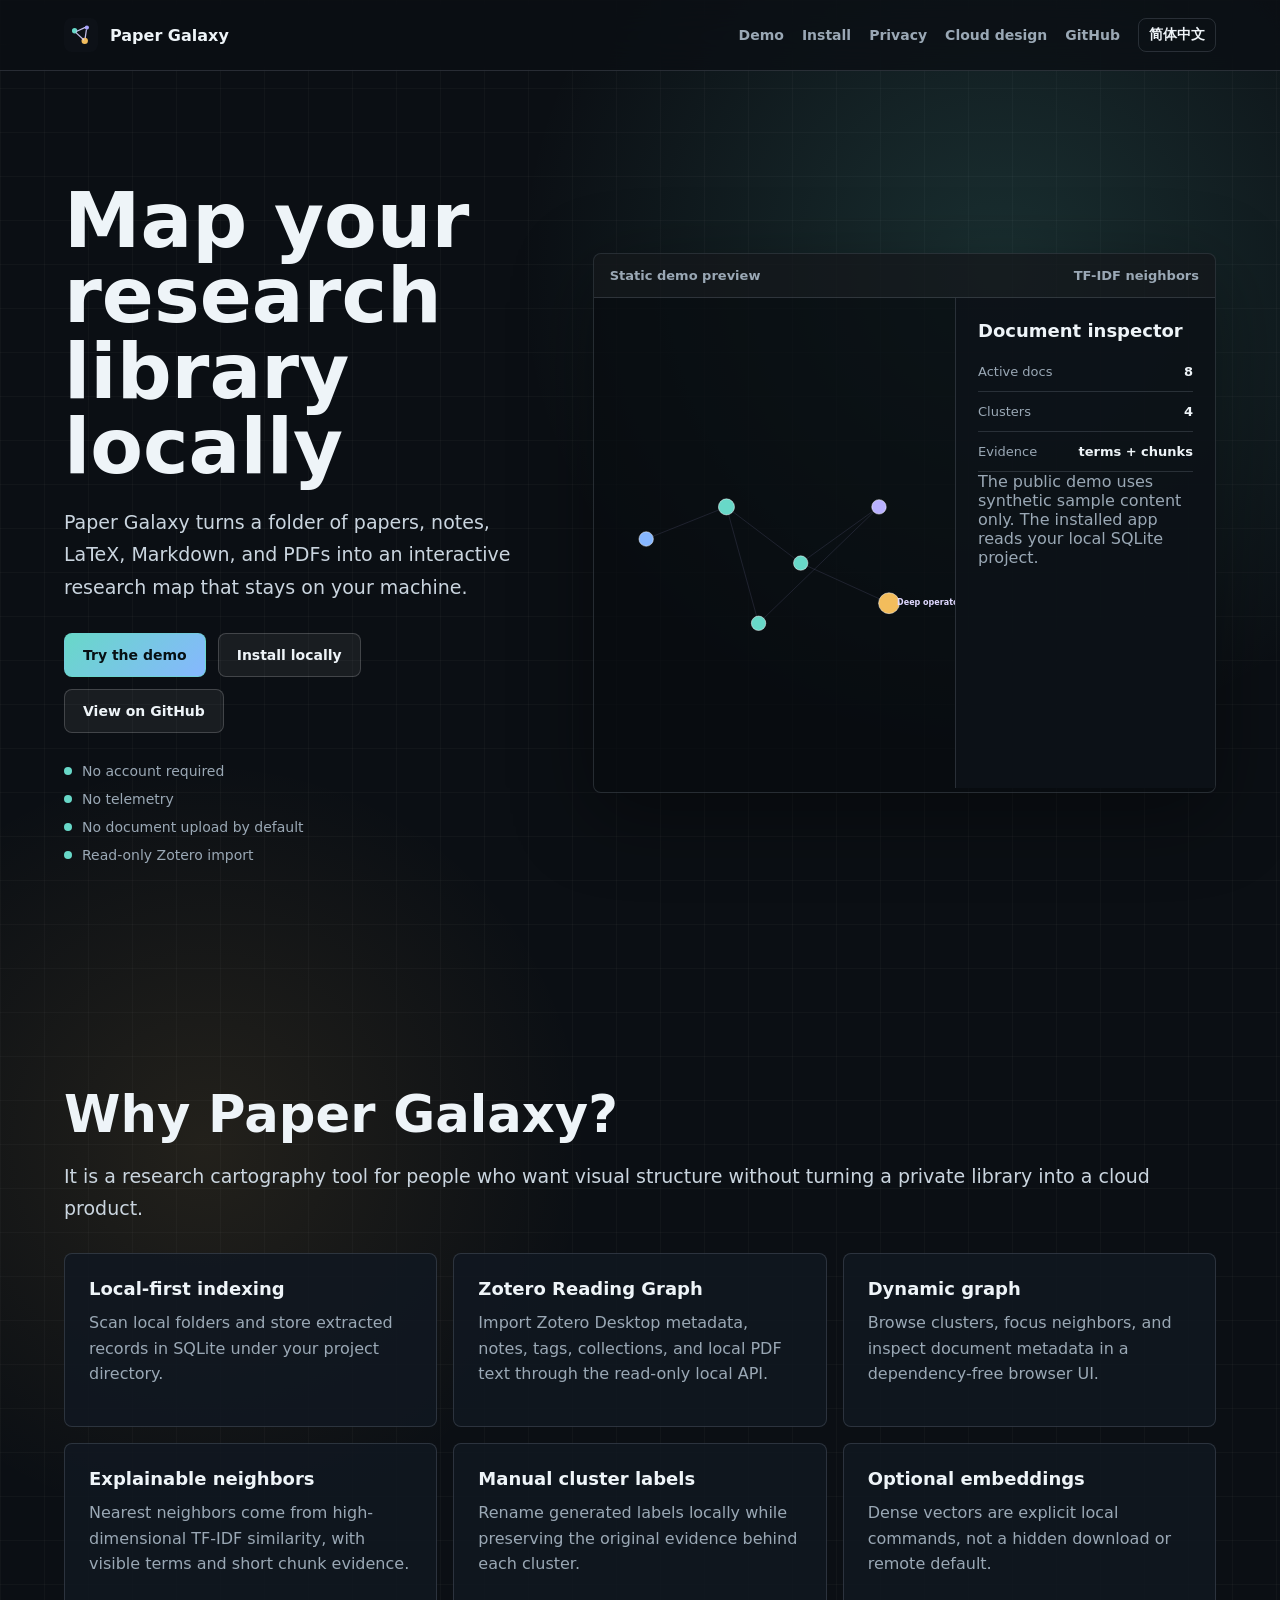
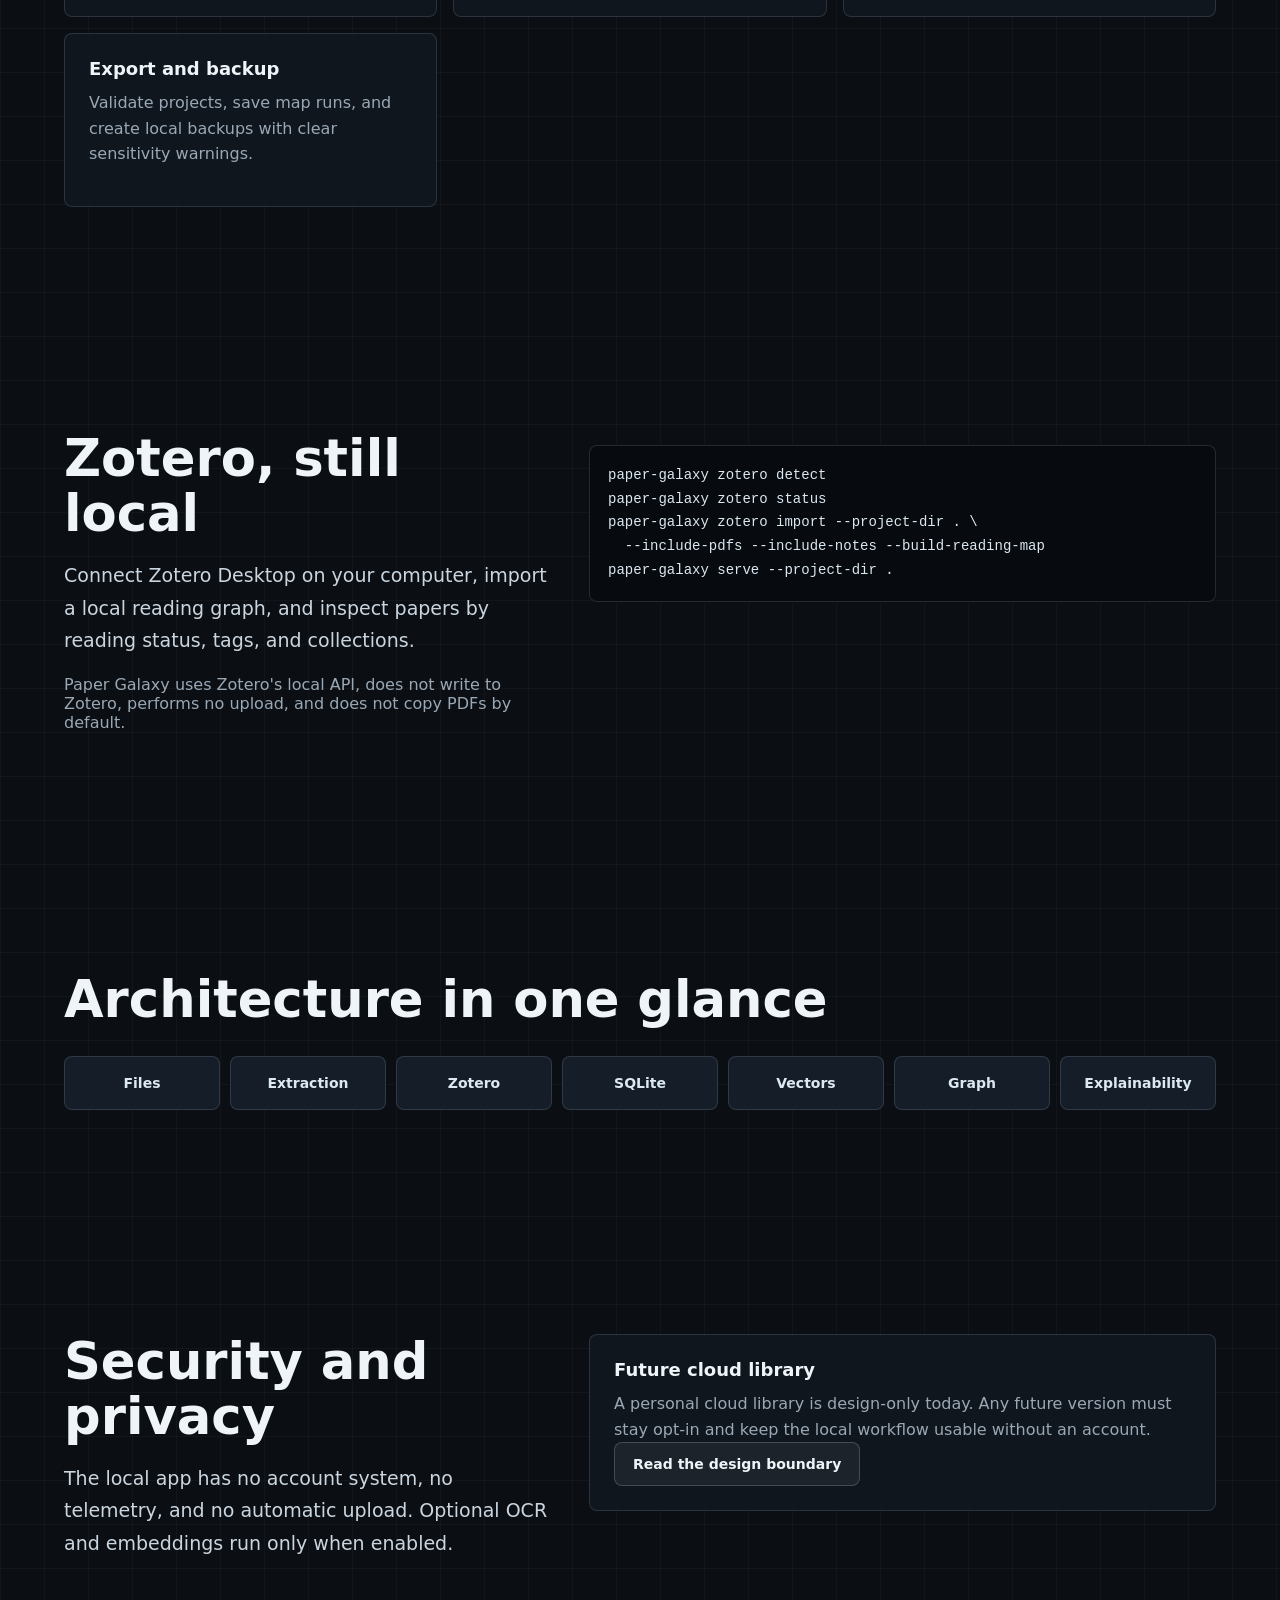
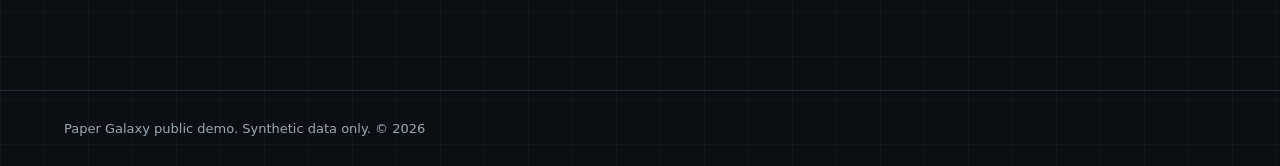
<file: site/index.html>
<!doctype html>
<html lang="en">
  <head>
    <meta charset="utf-8">
    <meta name="viewport" content="width=device-width, initial-scale=1">
    <title>Paper Galaxy | Local-first research maps</title>
    <meta name="description" content="Paper Galaxy maps a local research library into an explainable document graph with no account, telemetry, or upload by default.">
    <link rel="canonical" href="https://jinjianghu19823-wq.github.io/paper-galaxy/">
    <link rel="alternate" hreflang="en" href="https://jinjianghu19823-wq.github.io/paper-galaxy/">
    <link rel="alternate" hreflang="zh-CN" href="https://jinjianghu19823-wq.github.io/paper-galaxy/zh-cn/">
    <meta property="og:title" content="Paper Galaxy | Local-first research maps">
    <meta property="og:description" content="Map a local research library into an explainable document graph with no account, telemetry, or upload by default.">
    <meta property="og:type" content="website">
    <meta property="og:url" content="https://jinjianghu19823-wq.github.io/paper-galaxy/">
    <meta property="og:image" content="https://jinjianghu19823-wq.github.io/paper-galaxy/assets/social-card.svg">
    <meta name="twitter:card" content="summary_large_image">
    <meta name="twitter:title" content="Paper Galaxy | Local-first research maps">
    <meta name="twitter:description" content="A local-first research cartography tool with a synthetic public demo.">
    <meta name="twitter:image" content="https://jinjianghu19823-wq.github.io/paper-galaxy/assets/social-card.svg">
    <link rel="icon" href="assets/favicon.svg" type="image/svg+xml">
    <link rel="stylesheet" href="assets/styles.css">
  </head>
  <body>
    <header class="site-header">
      <a class="brand" href="./" aria-label="Paper Galaxy home">
        <img class="brand-mark" src="assets/favicon.svg" alt="">
        <span>Paper Galaxy</span>
      </a>
      <nav class="site-nav" aria-label="Main navigation">
        <a href="demo/">Demo</a>
        <a href="install/">Install</a>
        <a href="privacy/">Privacy</a>
        <a href="cloud-library/">Cloud design</a>
        <a href="https://github.com/jinjianghu19823-wq/paper-galaxy">GitHub</a>
        <a class="lang-link" href="zh-cn/">简体中文</a>
      </nav>
    </header>

    <main>
      <section class="hero">
        <div class="hero-copy">
          <h1>Map your research library locally</h1>
          <p class="lead">Paper Galaxy turns a folder of papers, notes, LaTeX, Markdown, and PDFs into an interactive research map that stays on your machine.</p>
          <div class="actions">
            <a class="button primary" href="demo/">Try the demo</a>
            <a class="button" href="install/">Install locally</a>
            <a class="button" href="https://github.com/jinjianghu19823-wq/paper-galaxy">View on GitHub</a>
          </div>
          <div class="signal-list" aria-label="Privacy promises">
            <span>No account required</span>
            <span>No telemetry</span>
            <span>No document upload by default</span>
            <span>Read-only Zotero import</span>
          </div>
        </div>

        <div class="graph-preview" aria-label="Screenshot-style preview">
          <div class="preview-bar">
            <span>Static demo preview</span>
            <span>TF-IDF neighbors</span>
          </div>
          <div class="preview-grid">
            <svg class="mini-map" viewBox="0 0 900 560" aria-hidden="true">
              <line x1="130" y1="270" x2="330" y2="190"></line>
              <line x1="330" y1="190" x2="515" y2="330"></line>
              <line x1="515" y1="330" x2="710" y2="190"></line>
              <line x1="330" y1="190" x2="410" y2="480"></line>
              <line x1="410" y1="480" x2="710" y2="190"></line>
              <line x1="515" y1="330" x2="735" y2="430"></line>
              <circle cx="130" cy="270" r="18" fill="#86b7ff"></circle>
              <circle cx="330" cy="190" r="20" fill="#68d8c8"></circle>
              <circle cx="515" cy="330" r="18" fill="#68d8c8"></circle>
              <circle cx="710" cy="190" r="18" fill="#b9b1ff"></circle>
              <circle cx="410" cy="480" r="18" fill="#68d8c8"></circle>
              <circle cx="735" cy="430" r="26" fill="#f3bd5c"></circle>
              <text x="755" y="435" fill="#dfd8ff" font-size="20" font-weight="700">Deep operator networks</text>
            </svg>
            <aside class="preview-panel">
              <h3>Document inspector</h3>
              <div class="stat-row"><span>Active docs</span><strong>8</strong></div>
              <div class="stat-row"><span>Clusters</span><strong>4</strong></div>
              <div class="stat-row"><span>Evidence</span><strong>terms + chunks</strong></div>
              <p class="muted">The public demo uses synthetic sample content only. The installed app reads your local SQLite project.</p>
            </aside>
          </div>
        </div>
      </section>

      <section class="section">
        <h2>Why Paper Galaxy?</h2>
        <p class="lead">It is a research cartography tool for people who want visual structure without turning a private library into a cloud product.</p>
        <div class="cards">
          <article class="card"><h3>Local-first indexing</h3><p>Scan local folders and store extracted records in SQLite under your project directory.</p></article>
          <article class="card"><h3>Zotero Reading Graph</h3><p>Import Zotero Desktop metadata, notes, tags, collections, and local PDF text through the read-only local API.</p></article>
          <article class="card"><h3>Dynamic graph</h3><p>Browse clusters, focus neighbors, and inspect document metadata in a dependency-free browser UI.</p></article>
          <article class="card"><h3>Explainable neighbors</h3><p>Nearest neighbors come from high-dimensional TF-IDF similarity, with visible terms and short chunk evidence.</p></article>
          <article class="card"><h3>Manual cluster labels</h3><p>Rename generated labels locally while preserving the original evidence behind each cluster.</p></article>
          <article class="card"><h3>Optional embeddings</h3><p>Dense vectors are explicit local commands, not a hidden download or remote default.</p></article>
          <article class="card"><h3>Export and backup</h3><p>Validate projects, save map runs, and create local backups with clear sensitivity warnings.</p></article>
        </div>
      </section>

      <section class="section split">
        <div>
          <h2>Zotero, still local</h2>
          <p class="lead">Connect Zotero Desktop on your computer, import a local reading graph, and inspect papers by reading status, tags, and collections.</p>
          <p class="muted">Paper Galaxy uses Zotero's local API, does not write to Zotero, performs no upload, and does not copy PDFs by default.</p>
        </div>
        <pre class="code-block"><code>paper-galaxy zotero detect
paper-galaxy zotero status
paper-galaxy zotero import --project-dir . \
  --include-pdfs --include-notes --build-reading-map
paper-galaxy serve --project-dir .</code></pre>
      </section>

      <section class="section">
        <h2>Architecture in one glance</h2>
        <div class="architecture" aria-label="Architecture flow">
          <div class="arch-step">Files</div>
          <div class="arch-step">Extraction</div>
          <div class="arch-step">Zotero</div>
          <div class="arch-step">SQLite</div>
          <div class="arch-step">Vectors</div>
          <div class="arch-step">Graph</div>
          <div class="arch-step">Explainability</div>
        </div>
      </section>

      <section class="section split">
        <div>
          <h2>Security and privacy</h2>
          <p class="lead">The local app has no account system, no telemetry, and no automatic upload. Optional OCR and embeddings run only when enabled.</p>
        </div>
        <div class="card">
          <h3>Future cloud library</h3>
          <p>A personal cloud library is design-only today. Any future version must stay opt-in and keep the local workflow usable without an account.</p>
          <a class="button" href="cloud-library/">Read the design boundary</a>
        </div>
      </section>
    </main>

    <footer class="site-footer">
      <span>Paper Galaxy public demo. Synthetic data only. © <span data-year></span></span>
    </footer>
    <script src="assets/demo.js" defer></script>
  </body>
</html>
</file>
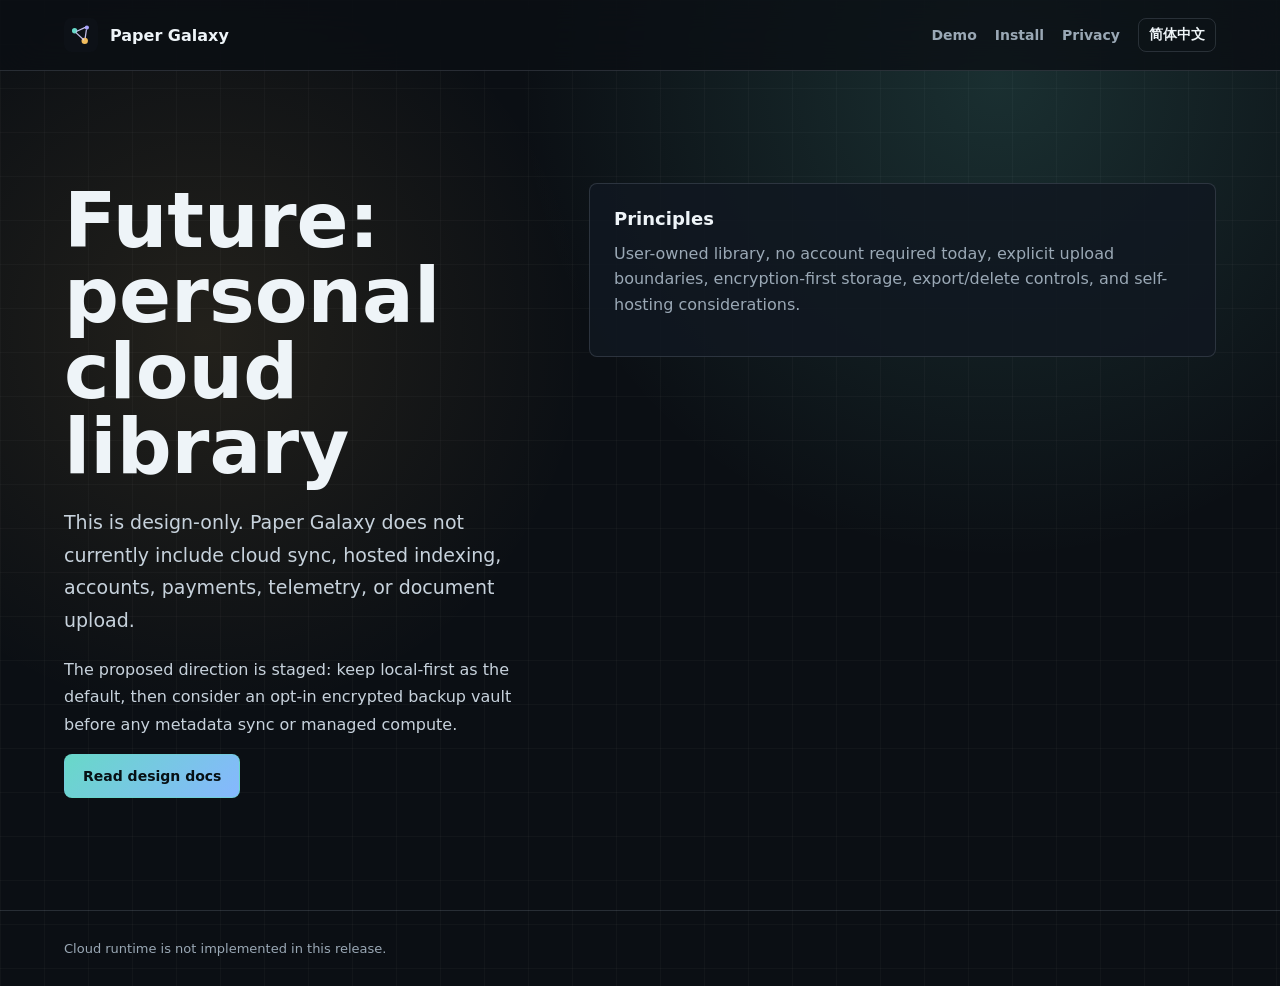
<file: site/cloud-library/index.html>
<!doctype html>
<html lang="en">
  <head>
    <meta charset="utf-8">
    <meta name="viewport" content="width=device-width, initial-scale=1">
    <title>Future Cloud Library | Paper Galaxy</title>
    <meta name="description" content="Future opt-in personal cloud library design for Paper Galaxy.">
    <link rel="canonical" href="https://jinjianghu19823-wq.github.io/paper-galaxy/cloud-library/">
    <link rel="alternate" hreflang="en" href="https://jinjianghu19823-wq.github.io/paper-galaxy/cloud-library/">
    <link rel="alternate" hreflang="zh-CN" href="https://jinjianghu19823-wq.github.io/paper-galaxy/zh-cn/cloud-library/">
    <meta property="og:title" content="Paper Galaxy future cloud library design">
    <meta property="og:description" content="Design-only notes for a future opt-in personal cloud library. No cloud runtime is implemented.">
    <meta property="og:type" content="website">
    <meta property="og:url" content="https://jinjianghu19823-wq.github.io/paper-galaxy/cloud-library/">
    <meta property="og:image" content="https://jinjianghu19823-wq.github.io/paper-galaxy/assets/social-card.svg">
    <meta name="twitter:card" content="summary_large_image">
    <meta name="twitter:title" content="Paper Galaxy future cloud library design">
    <meta name="twitter:description" content="A design-only, opt-in cloud direction. Local-first remains the default.">
    <meta name="twitter:image" content="https://jinjianghu19823-wq.github.io/paper-galaxy/assets/social-card.svg">
    <link rel="icon" href="../assets/favicon.svg" type="image/svg+xml">
    <link rel="stylesheet" href="../assets/styles.css">
  </head>
  <body>
    <header class="site-header">
      <a class="brand" href="../"><img class="brand-mark" src="../assets/favicon.svg" alt=""><span>Paper Galaxy</span></a>
      <nav class="site-nav" aria-label="Main navigation">
        <a href="../demo/">Demo</a>
        <a href="../install/">Install</a>
        <a href="../privacy/">Privacy</a>
        <a class="lang-link" href="../zh-cn/cloud-library/">简体中文</a>
      </nav>
    </header>
    <main class="section split">
      <div class="page-copy">
        <h1>Future: personal cloud library</h1>
        <p class="lead">This is design-only. Paper Galaxy does not currently include cloud sync, hosted indexing, accounts, payments, telemetry, or document upload.</p>
        <p>The proposed direction is staged: keep local-first as the default, then consider an opt-in encrypted backup vault before any metadata sync or managed compute.</p>
        <a class="button primary" href="https://github.com/jinjianghu19823-wq/paper-galaxy/tree/main/docs/cloud-library">Read design docs</a>
      </div>
      <aside class="card">
        <h3>Principles</h3>
        <p>User-owned library, no account required today, explicit upload boundaries, encryption-first storage, export/delete controls, and self-hosting considerations.</p>
      </aside>
    </main>
    <footer class="site-footer">Cloud runtime is not implemented in this release.</footer>
    <script src="../assets/demo.js" defer></script>
  </body>
</html>
</file>
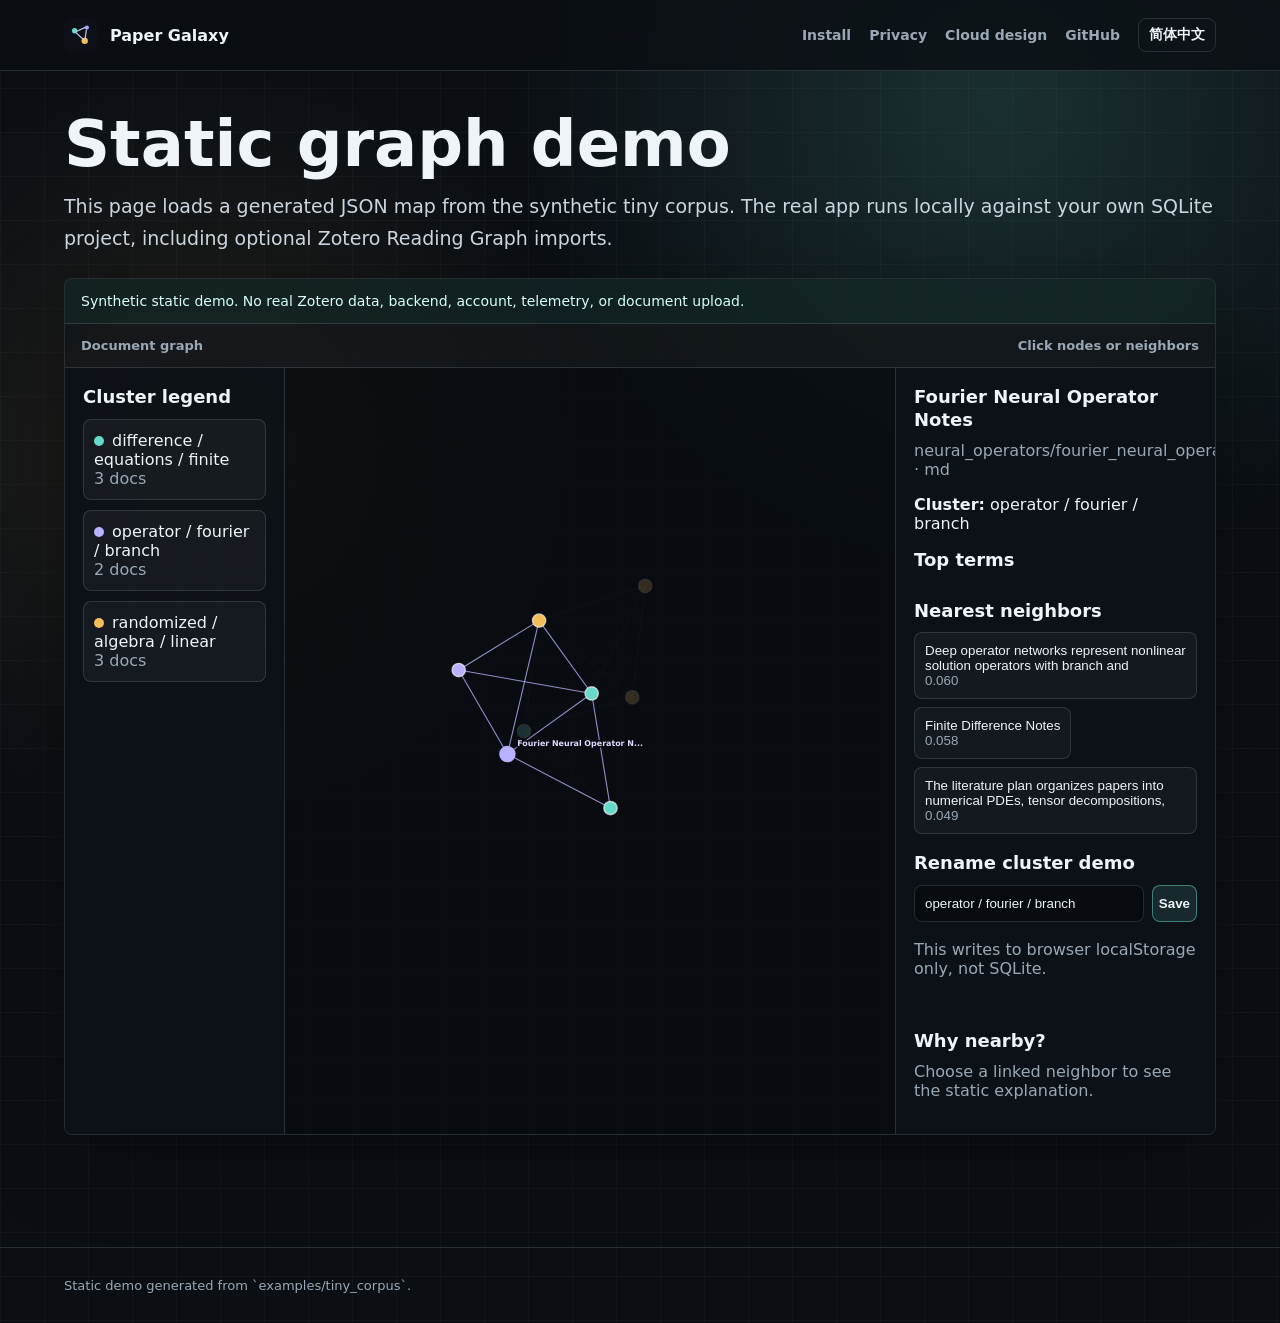
<file: site/demo/index.html>
<!doctype html>
<html lang="en">
  <head>
    <meta charset="utf-8">
    <meta name="viewport" content="width=device-width, initial-scale=1">
    <title>Demo | Paper Galaxy</title>
    <meta name="description" content="Try a static synthetic Paper Galaxy graph demo.">
    <link rel="canonical" href="https://jinjianghu19823-wq.github.io/paper-galaxy/demo/">
    <link rel="alternate" hreflang="en" href="https://jinjianghu19823-wq.github.io/paper-galaxy/demo/">
    <link rel="alternate" hreflang="zh-CN" href="https://jinjianghu19823-wq.github.io/paper-galaxy/zh-cn/demo/">
    <meta property="og:title" content="Paper Galaxy static graph demo">
    <meta property="og:description" content="Try the synthetic static graph demo generated from the tiny corpus.">
    <meta property="og:type" content="website">
    <meta property="og:url" content="https://jinjianghu19823-wq.github.io/paper-galaxy/demo/">
    <meta property="og:image" content="https://jinjianghu19823-wq.github.io/paper-galaxy/assets/social-card.svg">
    <meta name="twitter:card" content="summary_large_image">
    <meta name="twitter:title" content="Paper Galaxy static graph demo">
    <meta name="twitter:description" content="Synthetic graph demo. No backend, account, telemetry, or document upload.">
    <meta name="twitter:image" content="https://jinjianghu19823-wq.github.io/paper-galaxy/assets/social-card.svg">
    <link rel="icon" href="../assets/favicon.svg" type="image/svg+xml">
    <link rel="stylesheet" href="../assets/styles.css">
  </head>
  <body>
    <header class="site-header">
      <a class="brand" href="../"><img class="brand-mark" src="../assets/favicon.svg" alt=""><span>Paper Galaxy</span></a>
      <nav class="site-nav" aria-label="Main navigation">
        <a href="../install/">Install</a>
        <a href="../privacy/">Privacy</a>
        <a href="../cloud-library/">Cloud design</a>
        <a href="https://github.com/jinjianghu19823-wq/paper-galaxy">GitHub</a>
        <a class="lang-link" href="../zh-cn/demo/">简体中文</a>
      </nav>
    </header>

    <main class="section demo-page">
      <h1>Static graph demo</h1>
      <p class="lead">This page loads a generated JSON map from the synthetic tiny corpus. The real app runs locally against your own SQLite project, including optional Zotero Reading Graph imports.</p>
      <section class="demo-shell" aria-label="Interactive graph demo">
        <div class="demo-note">Synthetic static demo. No real Zotero data, backend, account, telemetry, or document upload.</div>
        <div class="demo-topbar"><span>Document graph</span><span>Click nodes or neighbors</span></div>
        <div class="demo-layout">
          <aside class="legend-panel">
            <h3>Cluster legend</h3>
            <div data-legend></div>
          </aside>
          <section class="graph-stage">
            <svg class="graph-canvas" data-graph-canvas viewBox="0 0 1000 700" role="img" aria-label="Synthetic Paper Galaxy document graph"></svg>
          </section>
          <aside>
            <div class="inspector" data-inspector></div>
            <div class="why-panel" data-why></div>
          </aside>
        </div>
      </section>
    </main>

    <footer class="site-footer">Static demo generated from `examples/tiny_corpus`.</footer>
    <script src="../assets/demo.js" defer></script>
    <script src="../assets/graph-demo.js" data-map-src="../data/tiny-map.json" defer></script>
  </body>
</html>
</file>
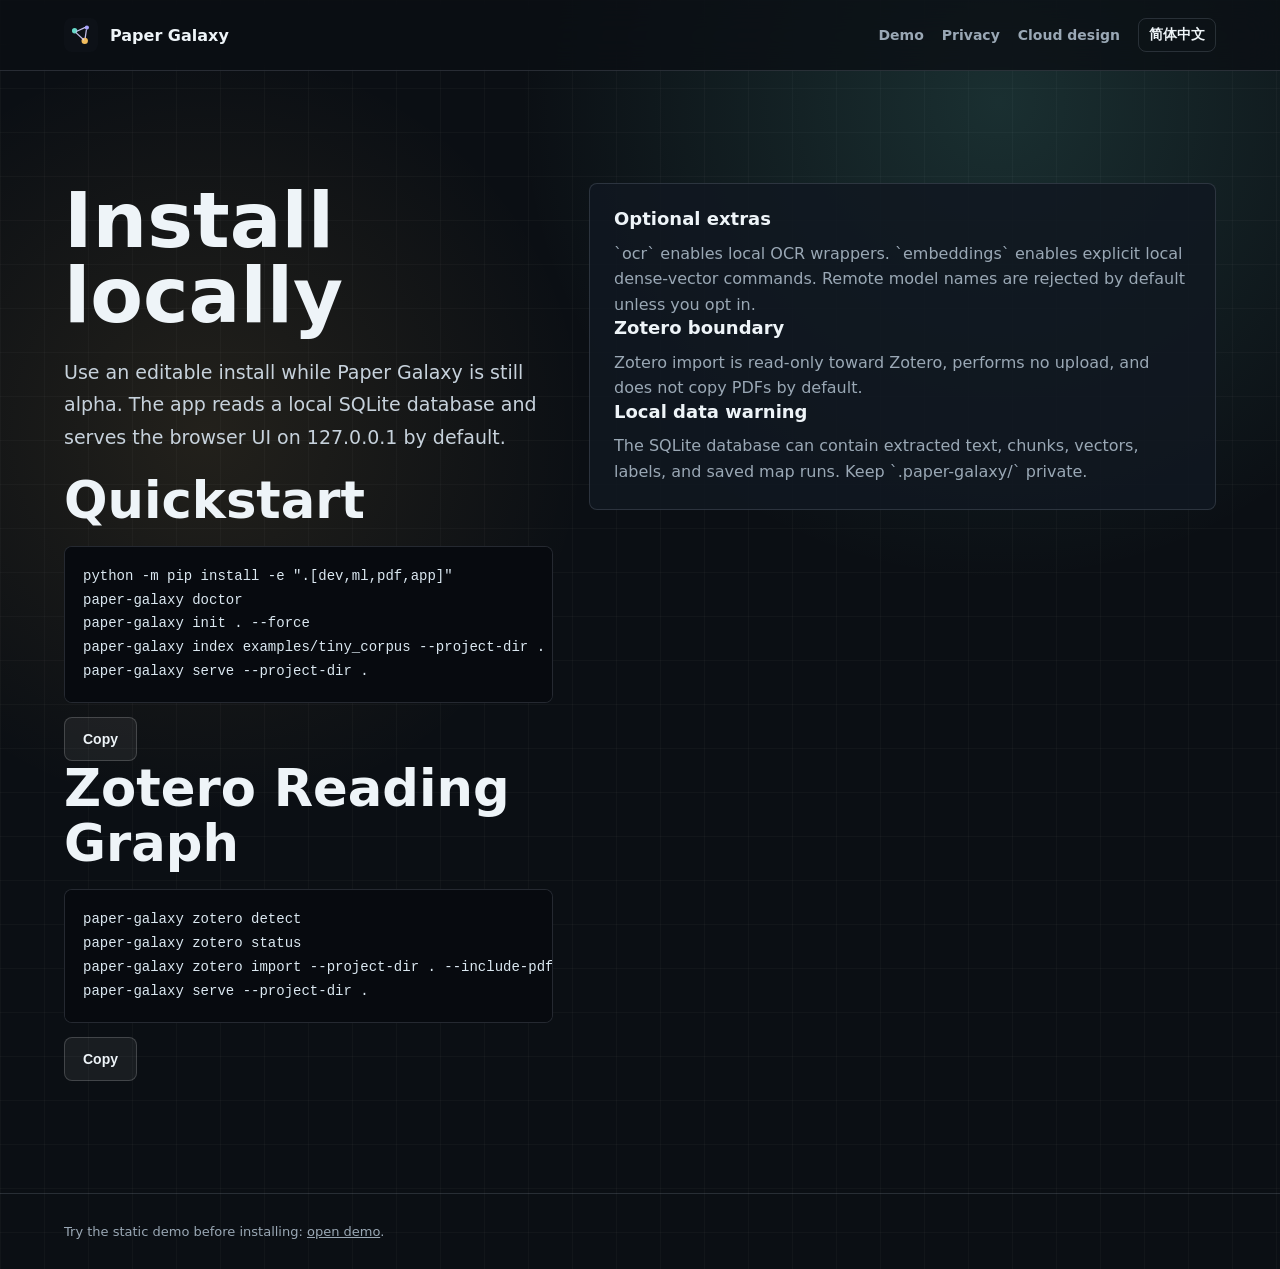
<file: site/install/index.html>
<!doctype html>
<html lang="en">
  <head>
    <meta charset="utf-8">
    <meta name="viewport" content="width=device-width, initial-scale=1">
    <title>Install | Paper Galaxy</title>
    <meta name="description" content="Install Paper Galaxy locally and build your first research map.">
    <link rel="canonical" href="https://jinjianghu19823-wq.github.io/paper-galaxy/install/">
    <link rel="alternate" hreflang="en" href="https://jinjianghu19823-wq.github.io/paper-galaxy/install/">
    <link rel="alternate" hreflang="zh-CN" href="https://jinjianghu19823-wq.github.io/paper-galaxy/zh-cn/install/">
    <meta property="og:title" content="Install Paper Galaxy locally">
    <meta property="og:description" content="Install Paper Galaxy and build your first local research map.">
    <meta property="og:type" content="website">
    <meta property="og:url" content="https://jinjianghu19823-wq.github.io/paper-galaxy/install/">
    <meta property="og:image" content="https://jinjianghu19823-wq.github.io/paper-galaxy/assets/social-card.svg">
    <meta name="twitter:card" content="summary_large_image">
    <meta name="twitter:title" content="Install Paper Galaxy locally">
    <meta name="twitter:description" content="Editable install commands and local-first quickstart.">
    <meta name="twitter:image" content="https://jinjianghu19823-wq.github.io/paper-galaxy/assets/social-card.svg">
    <link rel="icon" href="../assets/favicon.svg" type="image/svg+xml">
    <link rel="stylesheet" href="../assets/styles.css">
  </head>
  <body>
    <header class="site-header">
      <a class="brand" href="../"><img class="brand-mark" src="../assets/favicon.svg" alt=""><span>Paper Galaxy</span></a>
      <nav class="site-nav" aria-label="Main navigation">
        <a href="../demo/">Demo</a>
        <a href="../privacy/">Privacy</a>
        <a href="../cloud-library/">Cloud design</a>
        <a class="lang-link" href="../zh-cn/install/">简体中文</a>
      </nav>
    </header>
    <main class="section split">
      <div class="page-copy">
        <h1>Install locally</h1>
        <p class="lead">Use an editable install while Paper Galaxy is still alpha. The app reads a local SQLite database and serves the browser UI on 127.0.0.1 by default.</p>
        <h2>Quickstart</h2>
        <pre class="code-block" id="quickstart">python -m pip install -e ".[dev,ml,pdf,app]"
paper-galaxy doctor
paper-galaxy init . --force
paper-galaxy index examples/tiny_corpus --project-dir . --min-chars 40
paper-galaxy serve --project-dir .</pre>
        <button class="button" data-copy="#quickstart" data-label="Copy" data-copied="Copied">Copy</button>
        <h2>Zotero Reading Graph</h2>
        <pre class="code-block" id="zotero-quickstart">paper-galaxy zotero detect
paper-galaxy zotero status
paper-galaxy zotero import --project-dir . --include-pdfs --include-notes --build-reading-map
paper-galaxy serve --project-dir .</pre>
        <button class="button" data-copy="#zotero-quickstart" data-label="Copy" data-copied="Copied">Copy</button>
      </div>
      <aside class="card">
        <h3>Optional extras</h3>
        <p>`ocr` enables local OCR wrappers. `embeddings` enables explicit local dense-vector commands. Remote model names are rejected by default unless you opt in.</p>
        <h3>Zotero boundary</h3>
        <p>Zotero import is read-only toward Zotero, performs no upload, and does not copy PDFs by default.</p>
        <h3>Local data warning</h3>
        <p>The SQLite database can contain extracted text, chunks, vectors, labels, and saved map runs. Keep `.paper-galaxy/` private.</p>
      </aside>
    </main>
    <footer class="site-footer">Try the static demo before installing: <a href="../demo/">open demo</a>.</footer>
    <script src="../assets/demo.js" defer></script>
  </body>
</html>
</file>
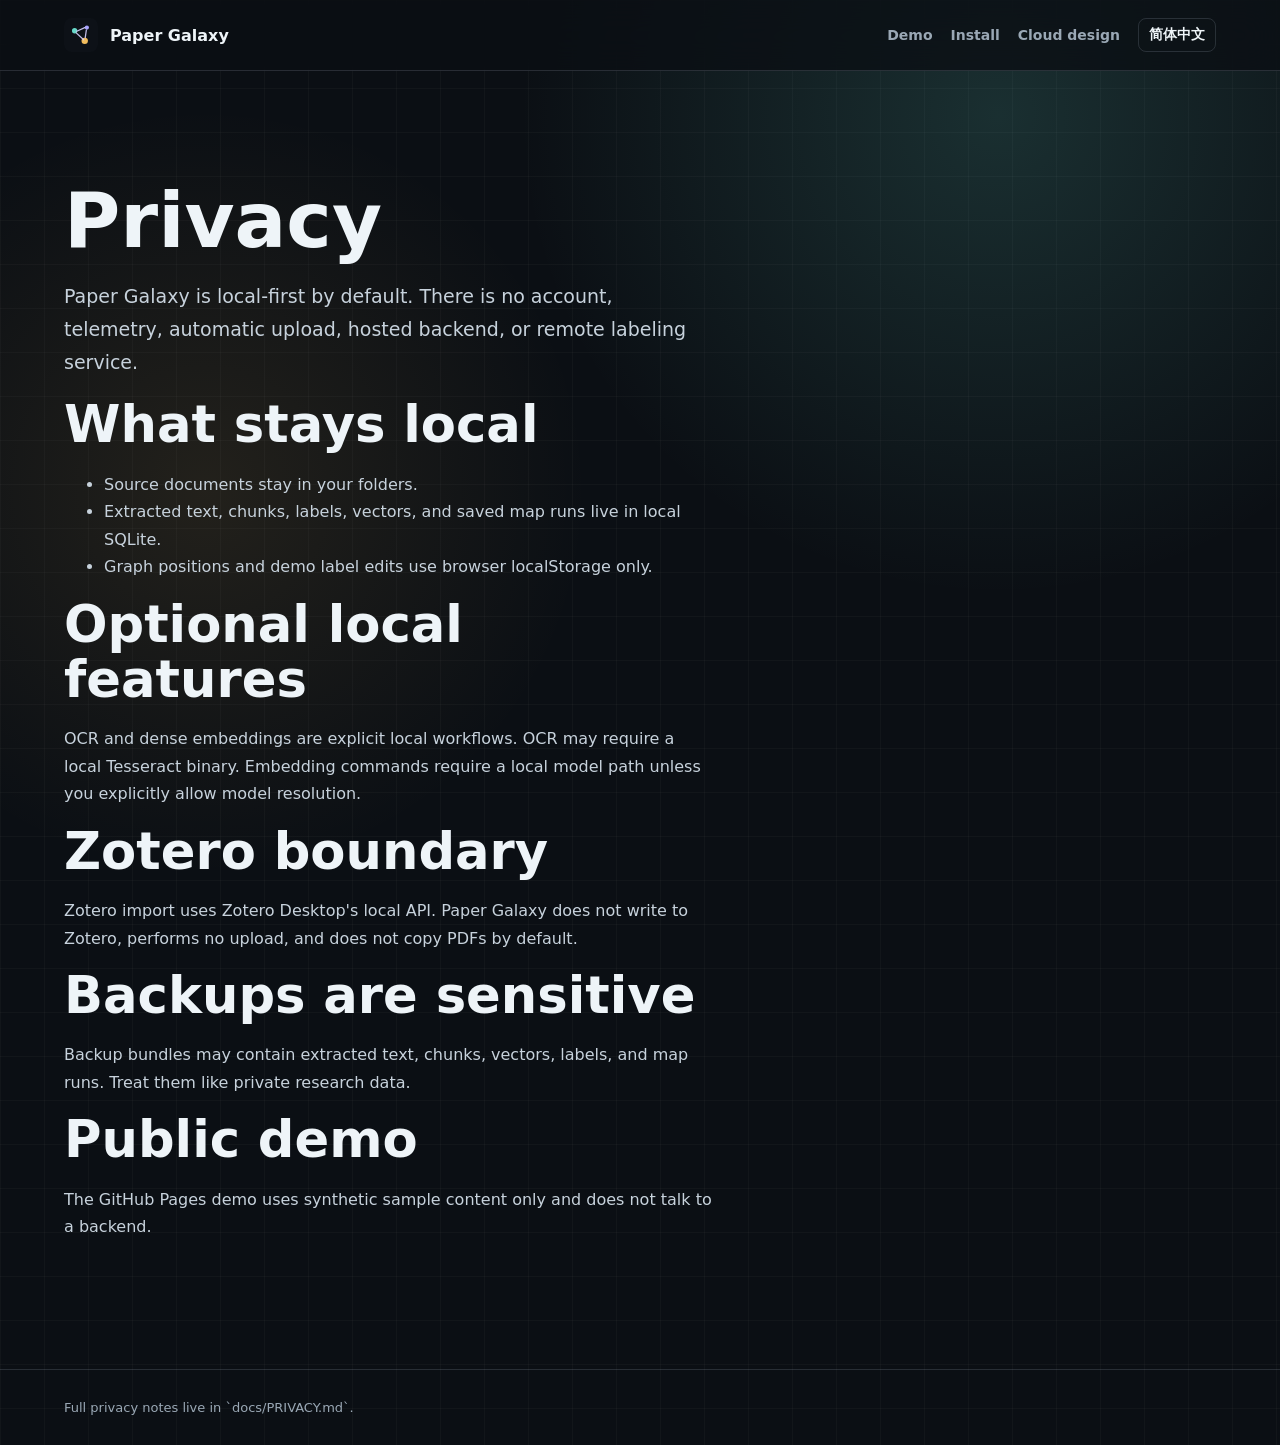
<file: site/privacy/index.html>
<!doctype html>
<html lang="en">
  <head>
    <meta charset="utf-8">
    <meta name="viewport" content="width=device-width, initial-scale=1">
    <title>Privacy | Paper Galaxy</title>
    <meta name="description" content="Paper Galaxy privacy model and local-first data boundaries.">
    <link rel="canonical" href="https://jinjianghu19823-wq.github.io/paper-galaxy/privacy/">
    <link rel="alternate" hreflang="en" href="https://jinjianghu19823-wq.github.io/paper-galaxy/privacy/">
    <link rel="alternate" hreflang="zh-CN" href="https://jinjianghu19823-wq.github.io/paper-galaxy/zh-cn/privacy/">
    <meta property="og:title" content="Paper Galaxy privacy model">
    <meta property="og:description" content="Local-first data boundaries: no account, telemetry, automatic upload, or hosted backend.">
    <meta property="og:type" content="website">
    <meta property="og:url" content="https://jinjianghu19823-wq.github.io/paper-galaxy/privacy/">
    <meta property="og:image" content="https://jinjianghu19823-wq.github.io/paper-galaxy/assets/social-card.svg">
    <meta name="twitter:card" content="summary_large_image">
    <meta name="twitter:title" content="Paper Galaxy privacy model">
    <meta name="twitter:description" content="Understand the local-first data boundary before indexing private research documents.">
    <meta name="twitter:image" content="https://jinjianghu19823-wq.github.io/paper-galaxy/assets/social-card.svg">
    <link rel="icon" href="../assets/favicon.svg" type="image/svg+xml">
    <link rel="stylesheet" href="../assets/styles.css">
  </head>
  <body>
    <header class="site-header">
      <a class="brand" href="../"><img class="brand-mark" src="../assets/favicon.svg" alt=""><span>Paper Galaxy</span></a>
      <nav class="site-nav" aria-label="Main navigation">
        <a href="../demo/">Demo</a>
        <a href="../install/">Install</a>
        <a href="../cloud-library/">Cloud design</a>
        <a class="lang-link" href="../zh-cn/privacy/">简体中文</a>
      </nav>
    </header>
    <main class="section page-copy">
      <h1>Privacy</h1>
      <p class="lead">Paper Galaxy is local-first by default. There is no account, telemetry, automatic upload, hosted backend, or remote labeling service.</p>
      <h2>What stays local</h2>
      <ul>
        <li>Source documents stay in your folders.</li>
        <li>Extracted text, chunks, labels, vectors, and saved map runs live in local SQLite.</li>
        <li>Graph positions and demo label edits use browser localStorage only.</li>
      </ul>
      <h2>Optional local features</h2>
      <p>OCR and dense embeddings are explicit local workflows. OCR may require a local Tesseract binary. Embedding commands require a local model path unless you explicitly allow model resolution.</p>
      <h2>Zotero boundary</h2>
      <p>Zotero import uses Zotero Desktop's local API. Paper Galaxy does not write to Zotero, performs no upload, and does not copy PDFs by default.</p>
      <h2>Backups are sensitive</h2>
      <p>Backup bundles may contain extracted text, chunks, vectors, labels, and map runs. Treat them like private research data.</p>
      <h2>Public demo</h2>
      <p>The GitHub Pages demo uses synthetic sample content only and does not talk to a backend.</p>
    </main>
    <footer class="site-footer">Full privacy notes live in `docs/PRIVACY.md`.</footer>
    <script src="../assets/demo.js" defer></script>
  </body>
</html>
</file>
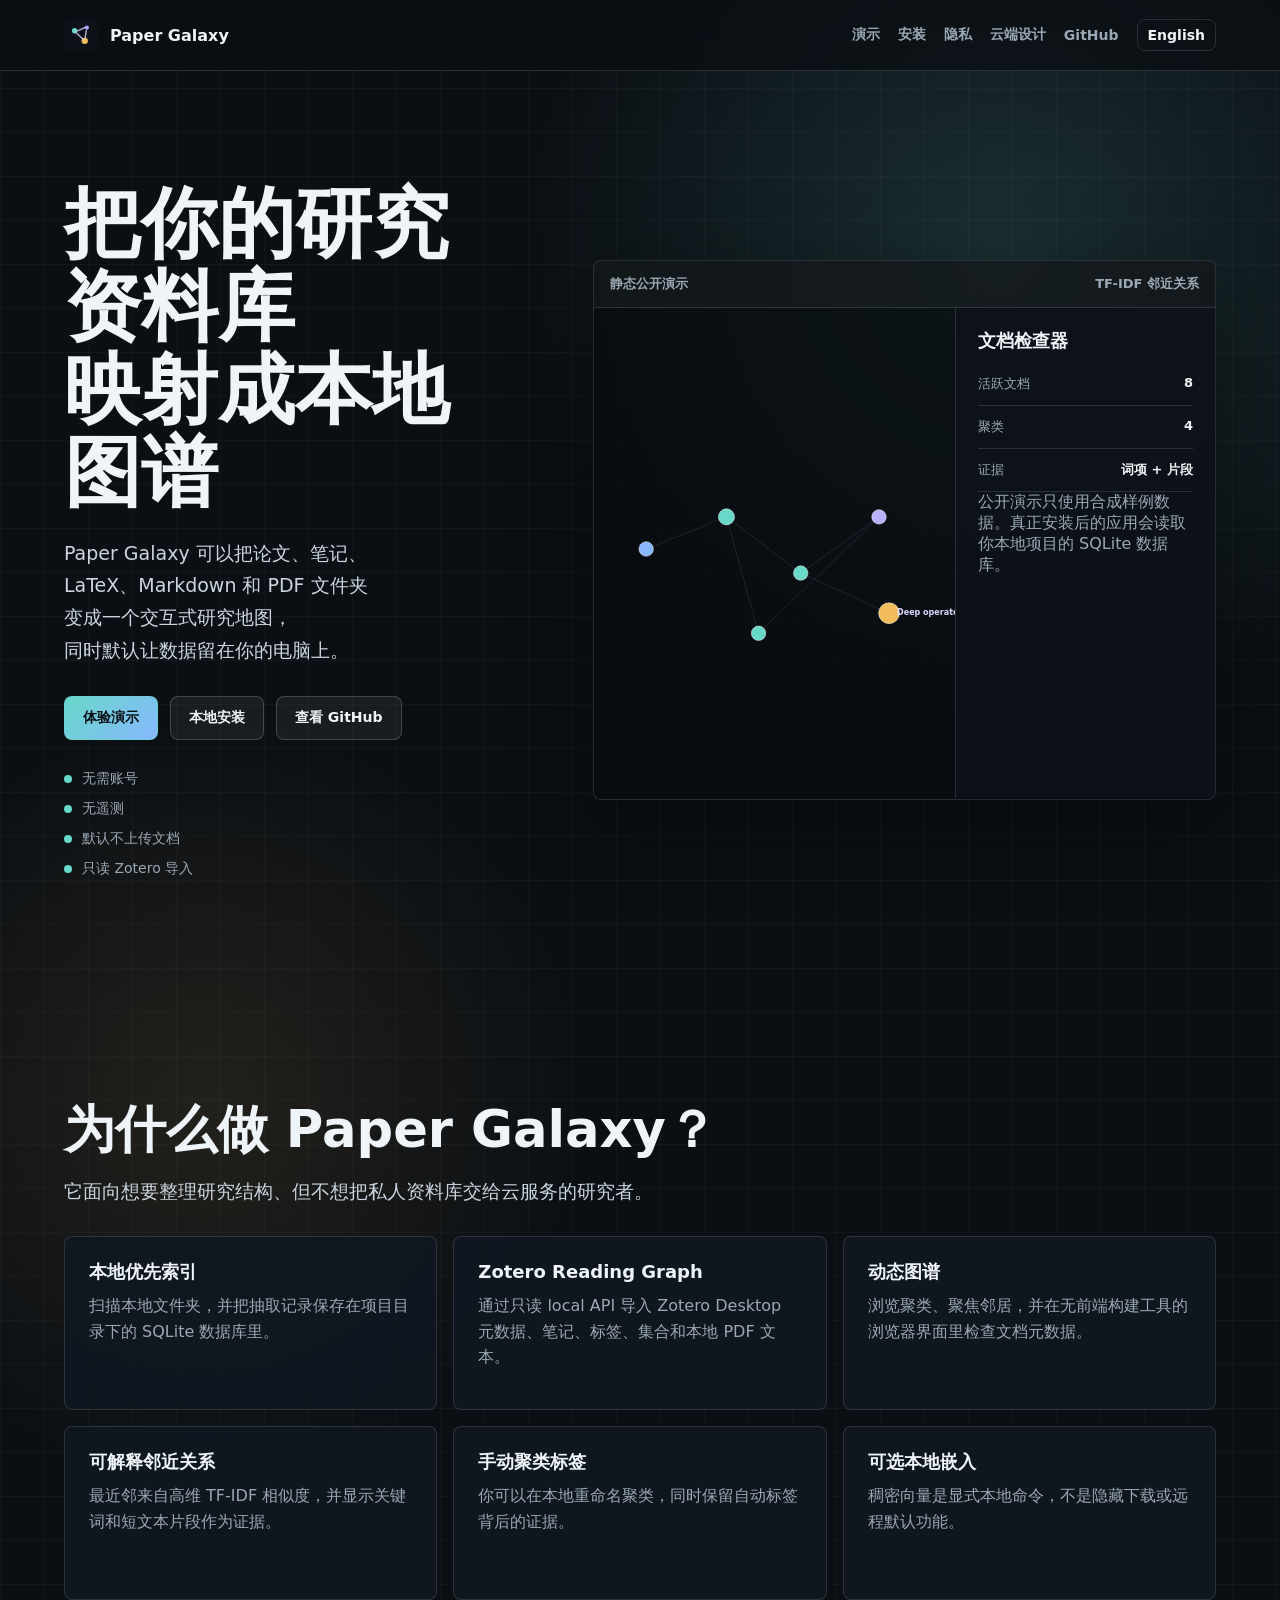
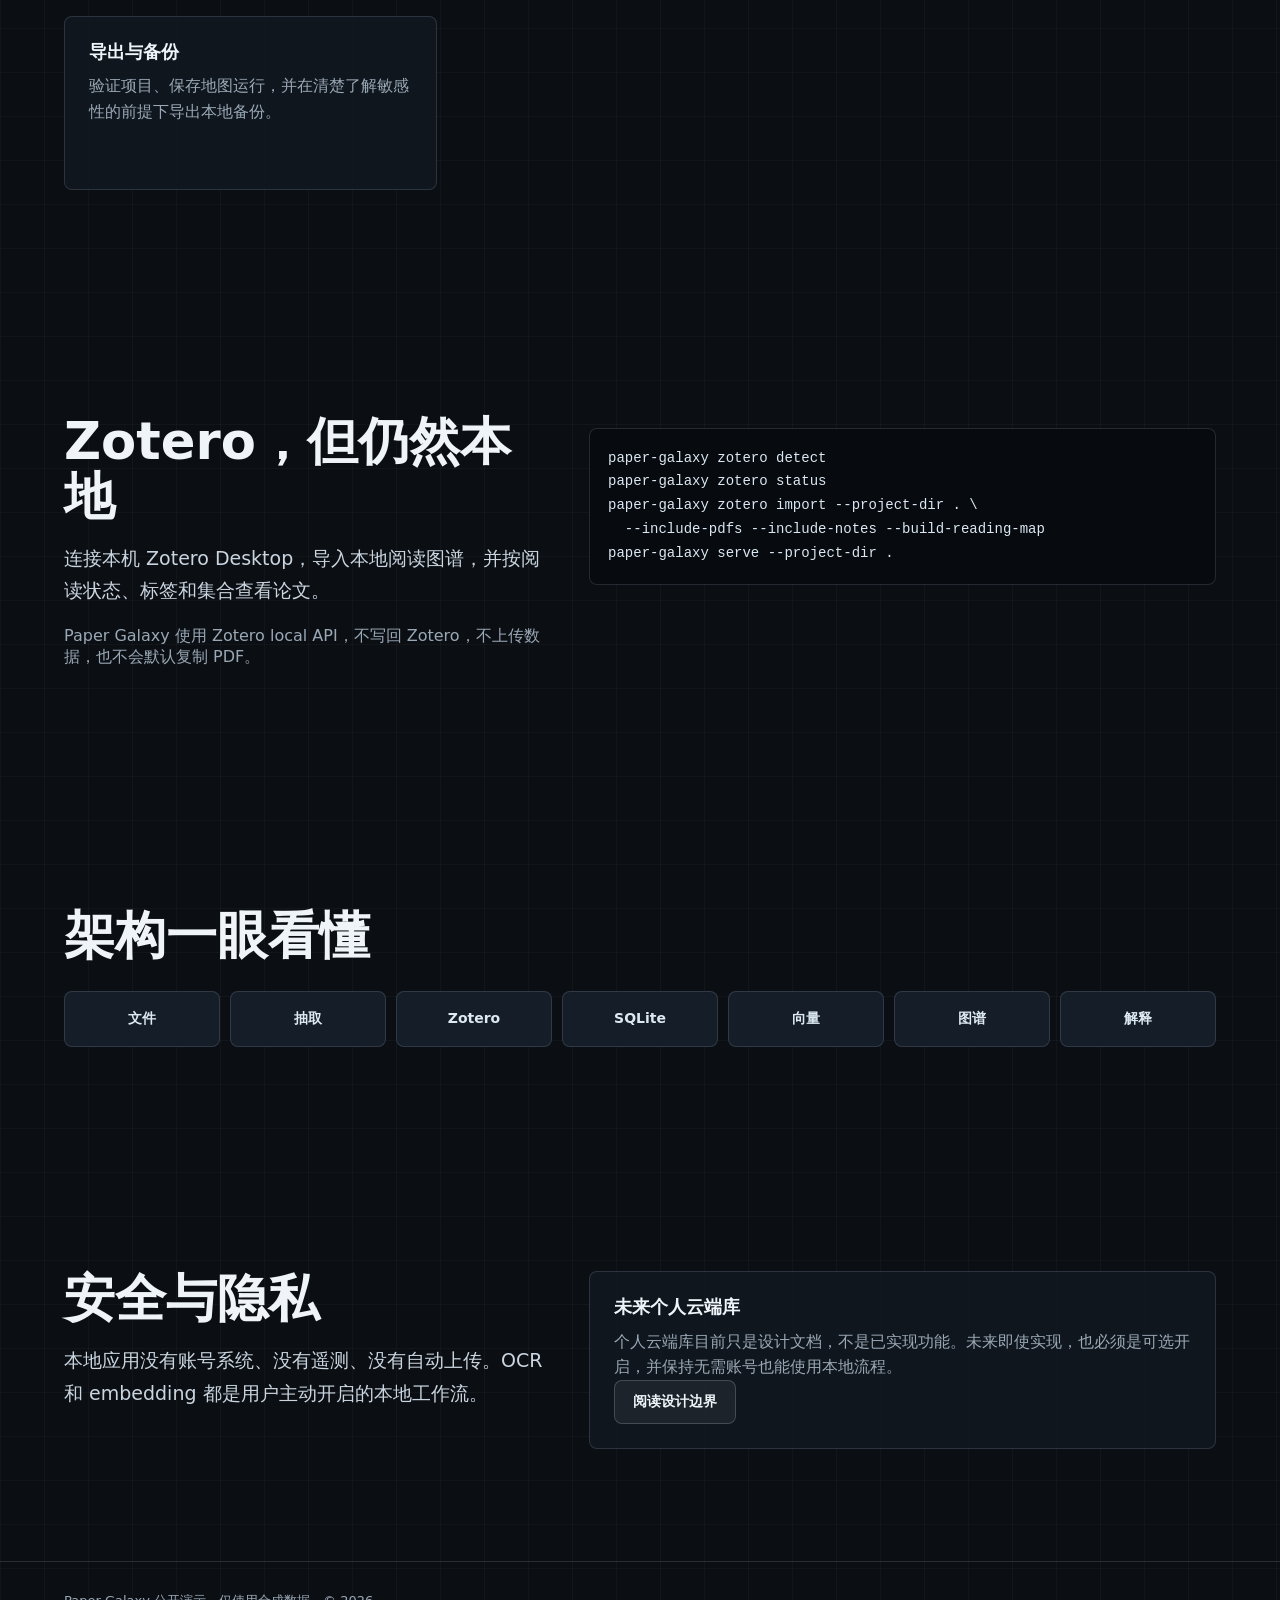
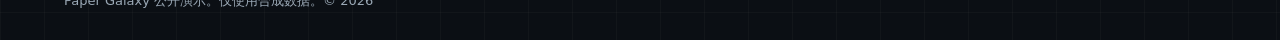
<file: site/zh-cn/index.html>
<!doctype html>
<html lang="zh-CN">
  <head>
    <meta charset="utf-8">
    <meta name="viewport" content="width=device-width, initial-scale=1">
    <title>Paper Galaxy | 本地优先的研究图谱</title>
    <meta name="description" content="Paper Galaxy 将本地研究资料映射成可解释的文档图谱，默认无账号、无遥测、无上传。">
    <link rel="canonical" href="https://jinjianghu19823-wq.github.io/paper-galaxy/zh-cn/">
    <link rel="alternate" hreflang="en" href="https://jinjianghu19823-wq.github.io/paper-galaxy/">
    <link rel="alternate" hreflang="zh-CN" href="https://jinjianghu19823-wq.github.io/paper-galaxy/zh-cn/">
    <meta property="og:title" content="Paper Galaxy | 本地优先的研究图谱">
    <meta property="og:description" content="把本地研究资料库映射成可解释的文档图谱，默认无账号、无遥测、无上传。">
    <meta property="og:type" content="website">
    <meta property="og:url" content="https://jinjianghu19823-wq.github.io/paper-galaxy/zh-cn/">
    <meta property="og:image" content="https://jinjianghu19823-wq.github.io/paper-galaxy/assets/social-card.svg">
    <meta name="twitter:card" content="summary_large_image">
    <meta name="twitter:title" content="Paper Galaxy | 本地优先的研究图谱">
    <meta name="twitter:description" content="本地优先的研究地图工具，包含合成公开演示。">
    <meta name="twitter:image" content="https://jinjianghu19823-wq.github.io/paper-galaxy/assets/social-card.svg">
    <link rel="icon" href="../assets/favicon.svg" type="image/svg+xml">
    <link rel="stylesheet" href="../assets/styles.css">
  </head>
  <body>
    <header class="site-header">
      <a class="brand" href="./" aria-label="Paper Galaxy 首页">
        <img class="brand-mark" src="../assets/favicon.svg" alt="">
        <span>Paper Galaxy</span>
      </a>
      <nav class="site-nav" aria-label="主导航">
        <a href="demo/">演示</a>
        <a href="install/">安装</a>
        <a href="privacy/">隐私</a>
        <a href="cloud-library/">云端设计</a>
        <a href="https://github.com/jinjianghu19823-wq/paper-galaxy">GitHub</a>
        <a class="lang-link" href="../">English</a>
      </nav>
    </header>

    <main>
      <section class="hero">
        <div class="hero-copy">
          <h1>把你的研究资料库<br>映射成本地图谱</h1>
          <p class="lead">Paper Galaxy 可以把论文、笔记、<br>LaTeX、Markdown 和 PDF 文件夹<br>变成一个交互式研究地图，<br>同时默认让数据留在你的电脑上。</p>
          <div class="actions">
            <a class="button primary" href="demo/">体验演示</a>
            <a class="button" href="install/">本地安装</a>
            <a class="button" href="https://github.com/jinjianghu19823-wq/paper-galaxy">查看 GitHub</a>
          </div>
          <div class="signal-list" aria-label="隐私承诺">
            <span>无需账号</span>
            <span>无遥测</span>
            <span>默认不上传文档</span>
            <span>只读 Zotero 导入</span>
          </div>
        </div>

        <div class="graph-preview" aria-label="截图式预览">
          <div class="preview-bar">
            <span>静态公开演示</span>
            <span>TF-IDF 邻近关系</span>
          </div>
          <div class="preview-grid">
            <svg class="mini-map" viewBox="0 0 900 560" aria-hidden="true">
              <line x1="130" y1="270" x2="330" y2="190"></line>
              <line x1="330" y1="190" x2="515" y2="330"></line>
              <line x1="515" y1="330" x2="710" y2="190"></line>
              <line x1="330" y1="190" x2="410" y2="480"></line>
              <line x1="410" y1="480" x2="710" y2="190"></line>
              <line x1="515" y1="330" x2="735" y2="430"></line>
              <circle cx="130" cy="270" r="18" fill="#86b7ff"></circle>
              <circle cx="330" cy="190" r="20" fill="#68d8c8"></circle>
              <circle cx="515" cy="330" r="18" fill="#68d8c8"></circle>
              <circle cx="710" cy="190" r="18" fill="#b9b1ff"></circle>
              <circle cx="410" cy="480" r="18" fill="#68d8c8"></circle>
              <circle cx="735" cy="430" r="26" fill="#f3bd5c"></circle>
              <text x="755" y="435" fill="#dfd8ff" font-size="20" font-weight="700">Deep operator networks</text>
            </svg>
            <aside class="preview-panel">
              <h3>文档检查器</h3>
              <div class="stat-row"><span>活跃文档</span><strong>8</strong></div>
              <div class="stat-row"><span>聚类</span><strong>4</strong></div>
              <div class="stat-row"><span>证据</span><strong>词项 + 片段</strong></div>
              <p class="muted">公开演示只使用合成样例数据。真正安装后的应用会读取你本地项目的 SQLite 数据库。</p>
            </aside>
          </div>
        </div>
      </section>

      <section class="section">
        <h2>为什么做 Paper Galaxy？</h2>
        <p class="lead">它面向想要整理研究结构、但不想把私人资料库交给云服务的研究者。</p>
        <div class="cards">
          <article class="card"><h3>本地优先索引</h3><p>扫描本地文件夹，并把抽取记录保存在项目目录下的 SQLite 数据库里。</p></article>
          <article class="card"><h3>Zotero Reading Graph</h3><p>通过只读 local API 导入 Zotero Desktop 元数据、笔记、标签、集合和本地 PDF 文本。</p></article>
          <article class="card"><h3>动态图谱</h3><p>浏览聚类、聚焦邻居，并在无前端构建工具的浏览器界面里检查文档元数据。</p></article>
          <article class="card"><h3>可解释邻近关系</h3><p>最近邻来自高维 TF-IDF 相似度，并显示关键词和短文本片段作为证据。</p></article>
          <article class="card"><h3>手动聚类标签</h3><p>你可以在本地重命名聚类，同时保留自动标签背后的证据。</p></article>
          <article class="card"><h3>可选本地嵌入</h3><p>稠密向量是显式本地命令，不是隐藏下载或远程默认功能。</p></article>
          <article class="card"><h3>导出与备份</h3><p>验证项目、保存地图运行，并在清楚了解敏感性的前提下导出本地备份。</p></article>
        </div>
      </section>

      <section class="section split">
        <div>
          <h2>Zotero，但仍然本地</h2>
          <p class="lead">连接本机 Zotero Desktop，导入本地阅读图谱，并按阅读状态、标签和集合查看论文。</p>
          <p class="muted">Paper Galaxy 使用 Zotero local API，不写回 Zotero，不上传数据，也不会默认复制 PDF。</p>
        </div>
        <pre class="code-block"><code>paper-galaxy zotero detect
paper-galaxy zotero status
paper-galaxy zotero import --project-dir . \
  --include-pdfs --include-notes --build-reading-map
paper-galaxy serve --project-dir .</code></pre>
      </section>

      <section class="section">
        <h2>架构一眼看懂</h2>
        <div class="architecture" aria-label="架构流程">
          <div class="arch-step">文件</div>
          <div class="arch-step">抽取</div>
          <div class="arch-step">Zotero</div>
          <div class="arch-step">SQLite</div>
          <div class="arch-step">向量</div>
          <div class="arch-step">图谱</div>
          <div class="arch-step">解释</div>
        </div>
      </section>

      <section class="section split">
        <div>
          <h2>安全与隐私</h2>
          <p class="lead">本地应用没有账号系统、没有遥测、没有自动上传。OCR 和 embedding 都是用户主动开启的本地工作流。</p>
        </div>
        <div class="card">
          <h3>未来个人云端库</h3>
          <p>个人云端库目前只是设计文档，不是已实现功能。未来即使实现，也必须是可选开启，并保持无需账号也能使用本地流程。</p>
          <a class="button" href="cloud-library/">阅读设计边界</a>
        </div>
      </section>
    </main>

    <footer class="site-footer">
      <span>Paper Galaxy 公开演示。仅使用合成数据。© <span data-year></span></span>
    </footer>
    <script src="../assets/demo.js" defer></script>
  </body>
</html>
</file>
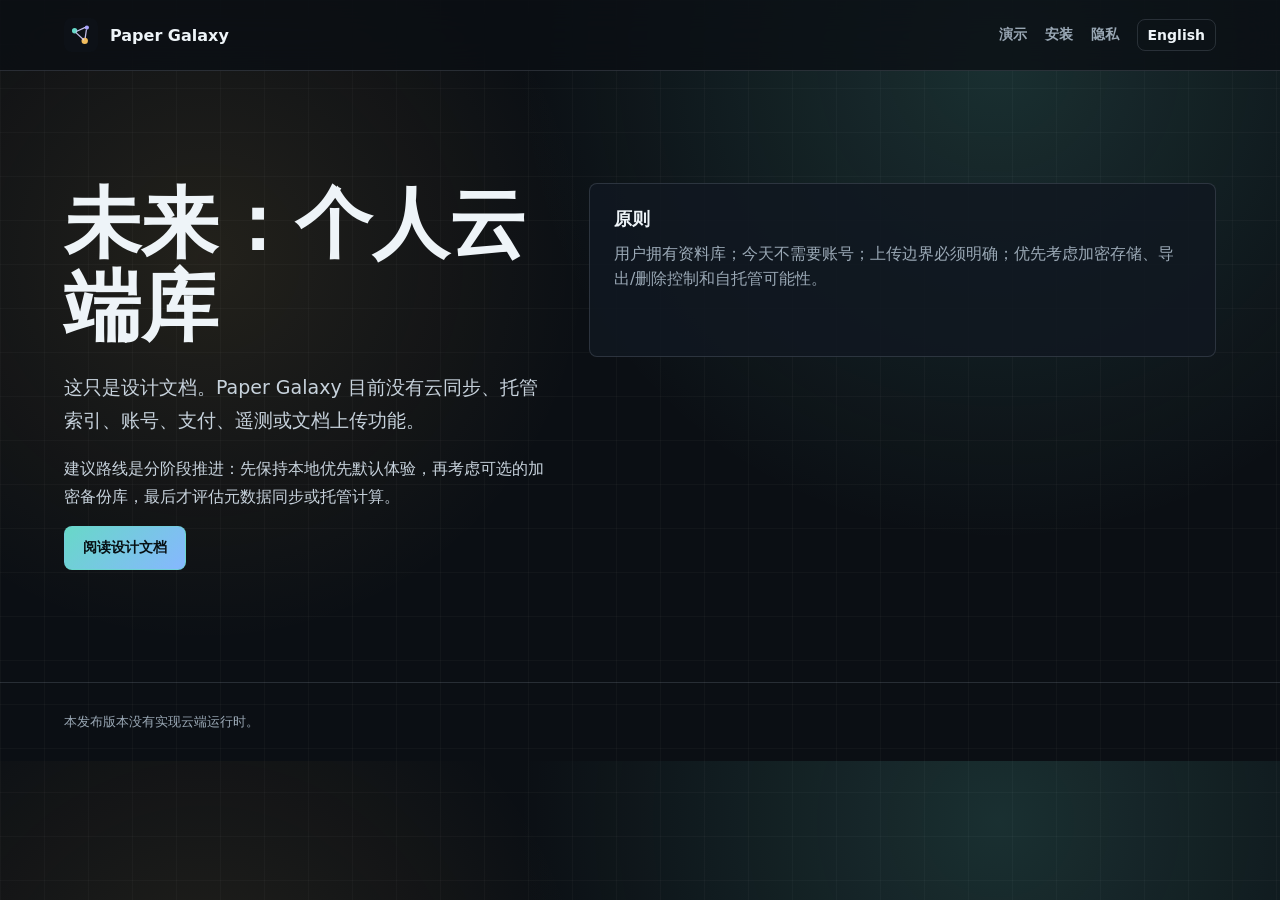
<file: site/zh-cn/cloud-library/index.html>
<!doctype html>
<html lang="zh-CN">
  <head>
    <meta charset="utf-8">
    <meta name="viewport" content="width=device-width, initial-scale=1">
    <title>未来个人云端库 | Paper Galaxy</title>
    <meta name="description" content="Paper Galaxy 未来可选个人云端库的设计文档。">
    <link rel="canonical" href="https://jinjianghu19823-wq.github.io/paper-galaxy/zh-cn/cloud-library/">
    <link rel="alternate" hreflang="en" href="https://jinjianghu19823-wq.github.io/paper-galaxy/cloud-library/">
    <link rel="alternate" hreflang="zh-CN" href="https://jinjianghu19823-wq.github.io/paper-galaxy/zh-cn/cloud-library/">
    <meta property="og:title" content="Paper Galaxy 未来个人云端库设计">
    <meta property="og:description" content="未来 opt-in 个人云端库的设计说明。当前没有实现云端运行时。">
    <meta property="og:type" content="website">
    <meta property="og:url" content="https://jinjianghu19823-wq.github.io/paper-galaxy/zh-cn/cloud-library/">
    <meta property="og:image" content="https://jinjianghu19823-wq.github.io/paper-galaxy/assets/social-card.svg">
    <meta name="twitter:card" content="summary_large_image">
    <meta name="twitter:title" content="Paper Galaxy 未来个人云端库设计">
    <meta name="twitter:description" content="设计阶段的 opt-in 云端方向；本地优先仍是默认模式。">
    <meta name="twitter:image" content="https://jinjianghu19823-wq.github.io/paper-galaxy/assets/social-card.svg">
    <link rel="icon" href="../../assets/favicon.svg" type="image/svg+xml">
    <link rel="stylesheet" href="../../assets/styles.css">
  </head>
  <body>
    <header class="site-header">
      <a class="brand" href="../"><img class="brand-mark" src="../../assets/favicon.svg" alt=""><span>Paper Galaxy</span></a>
      <nav class="site-nav" aria-label="主导航">
        <a href="../demo/">演示</a>
        <a href="../install/">安装</a>
        <a href="../privacy/">隐私</a>
        <a class="lang-link" href="../../cloud-library/">English</a>
      </nav>
    </header>
    <main class="section split">
      <div class="page-copy">
        <h1>未来：个人云端库</h1>
        <p class="lead">这只是设计文档。Paper Galaxy 目前没有云同步、托管索引、账号、支付、遥测或文档上传功能。</p>
        <p>建议路线是分阶段推进：先保持本地优先默认体验，再考虑可选的加密备份库，最后才评估元数据同步或托管计算。</p>
        <a class="button primary" href="https://github.com/jinjianghu19823-wq/paper-galaxy/tree/main/docs/cloud-library">阅读设计文档</a>
      </div>
      <aside class="card">
        <h3>原则</h3>
        <p>用户拥有资料库；今天不需要账号；上传边界必须明确；优先考虑加密存储、导出/删除控制和自托管可能性。</p>
      </aside>
    </main>
    <footer class="site-footer">本发布版本没有实现云端运行时。</footer>
    <script src="../../assets/demo.js" defer></script>
  </body>
</html>
</file>
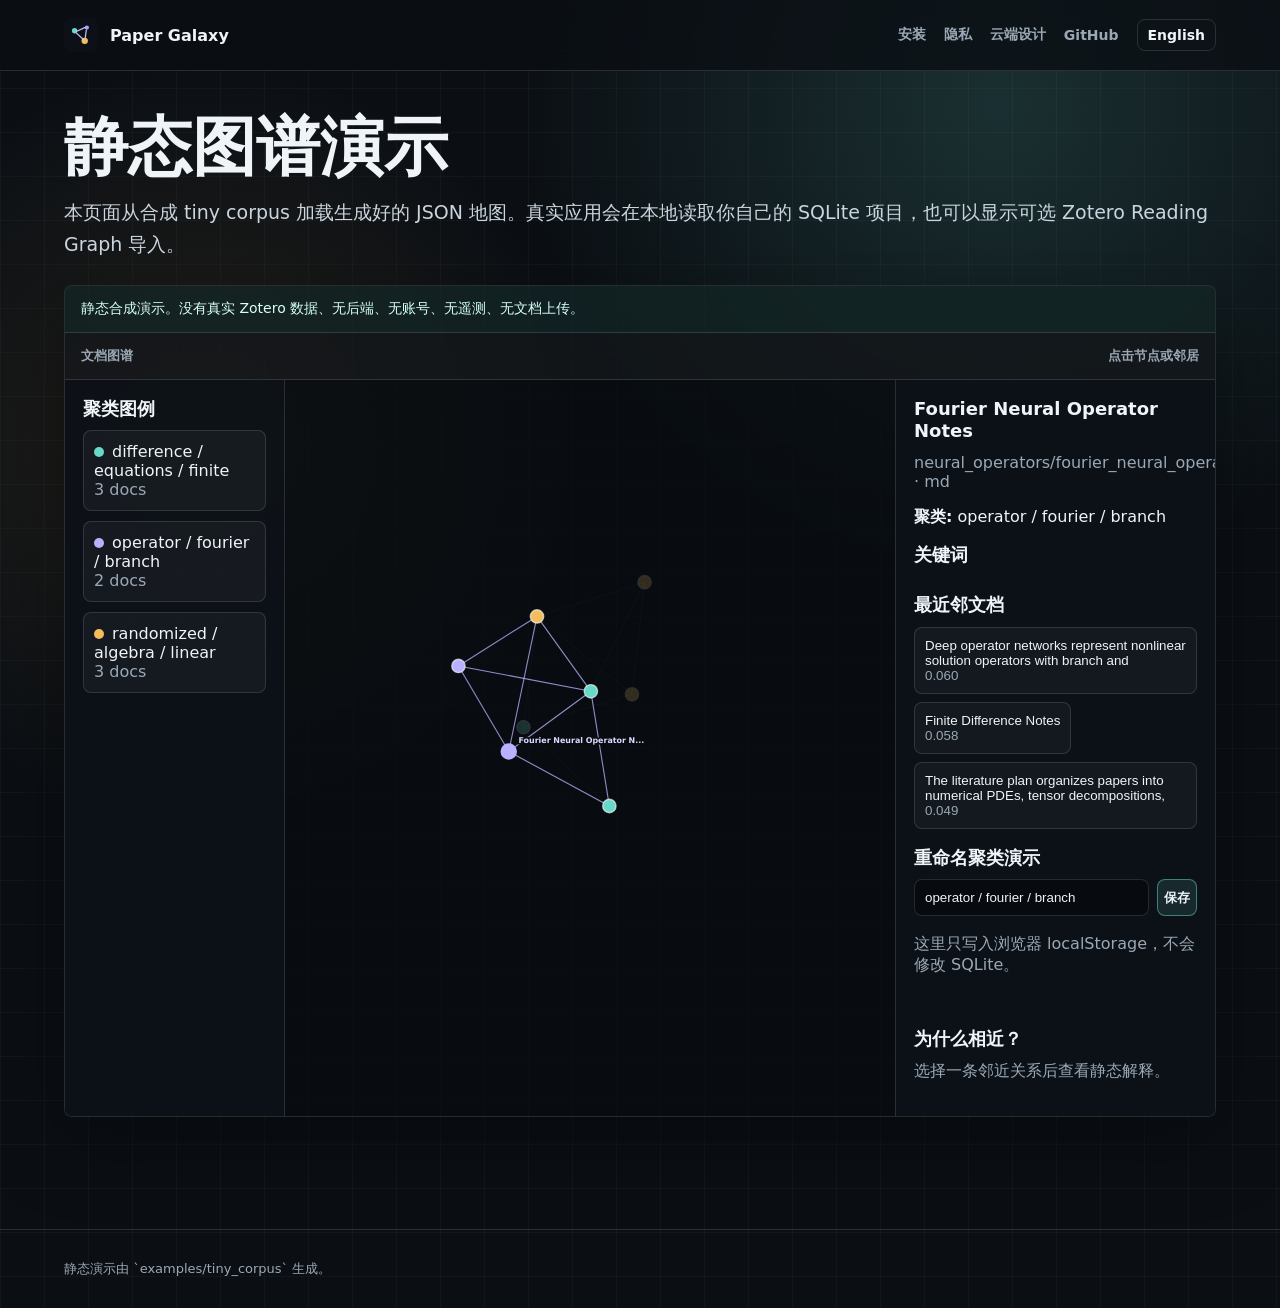
<file: site/zh-cn/demo/index.html>
<!doctype html>
<html lang="zh-CN">
  <head>
    <meta charset="utf-8">
    <meta name="viewport" content="width=device-width, initial-scale=1">
    <title>演示 | Paper Galaxy</title>
    <meta name="description" content="体验 Paper Galaxy 的静态合成图谱演示。">
    <link rel="canonical" href="https://jinjianghu19823-wq.github.io/paper-galaxy/zh-cn/demo/">
    <link rel="alternate" hreflang="en" href="https://jinjianghu19823-wq.github.io/paper-galaxy/demo/">
    <link rel="alternate" hreflang="zh-CN" href="https://jinjianghu19823-wq.github.io/paper-galaxy/zh-cn/demo/">
    <meta property="og:title" content="Paper Galaxy 静态图谱演示">
    <meta property="og:description" content="体验由合成 tiny corpus 生成的静态图谱演示。">
    <meta property="og:type" content="website">
    <meta property="og:url" content="https://jinjianghu19823-wq.github.io/paper-galaxy/zh-cn/demo/">
    <meta property="og:image" content="https://jinjianghu19823-wq.github.io/paper-galaxy/assets/social-card.svg">
    <meta name="twitter:card" content="summary_large_image">
    <meta name="twitter:title" content="Paper Galaxy 静态图谱演示">
    <meta name="twitter:description" content="静态合成演示。无后端、无账号、无遥测、无文档上传。">
    <meta name="twitter:image" content="https://jinjianghu19823-wq.github.io/paper-galaxy/assets/social-card.svg">
    <link rel="icon" href="../../assets/favicon.svg" type="image/svg+xml">
    <link rel="stylesheet" href="../../assets/styles.css">
  </head>
  <body>
    <header class="site-header">
      <a class="brand" href="../"><img class="brand-mark" src="../../assets/favicon.svg" alt=""><span>Paper Galaxy</span></a>
      <nav class="site-nav" aria-label="主导航">
        <a href="../install/">安装</a>
        <a href="../privacy/">隐私</a>
        <a href="../cloud-library/">云端设计</a>
        <a href="https://github.com/jinjianghu19823-wq/paper-galaxy">GitHub</a>
        <a class="lang-link" href="../../demo/">English</a>
      </nav>
    </header>

    <main class="section demo-page">
      <h1>静态图谱演示</h1>
      <p class="lead">本页面从合成 tiny corpus 加载生成好的 JSON 地图。真实应用会在本地读取你自己的 SQLite 项目，也可以显示可选 Zotero Reading Graph 导入。</p>
      <section class="demo-shell" aria-label="交互式图谱演示">
        <div class="demo-note">静态合成演示。没有真实 Zotero 数据、无后端、无账号、无遥测、无文档上传。</div>
        <div class="demo-topbar"><span>文档图谱</span><span>点击节点或邻居</span></div>
        <div class="demo-layout">
          <aside class="legend-panel">
            <h3>聚类图例</h3>
            <div data-legend></div>
          </aside>
          <section class="graph-stage">
            <svg class="graph-canvas" data-graph-canvas viewBox="0 0 1000 700" role="img" aria-label="Paper Galaxy 合成文档图谱"></svg>
          </section>
          <aside>
            <div class="inspector" data-inspector></div>
            <div class="why-panel" data-why></div>
          </aside>
        </div>
      </section>
    </main>

    <footer class="site-footer">静态演示由 `examples/tiny_corpus` 生成。</footer>
    <script src="../../assets/demo.js" defer></script>
    <script src="../../assets/graph-demo.js" data-map-src="../../data/tiny-map.json" defer></script>
  </body>
</html>
</file>
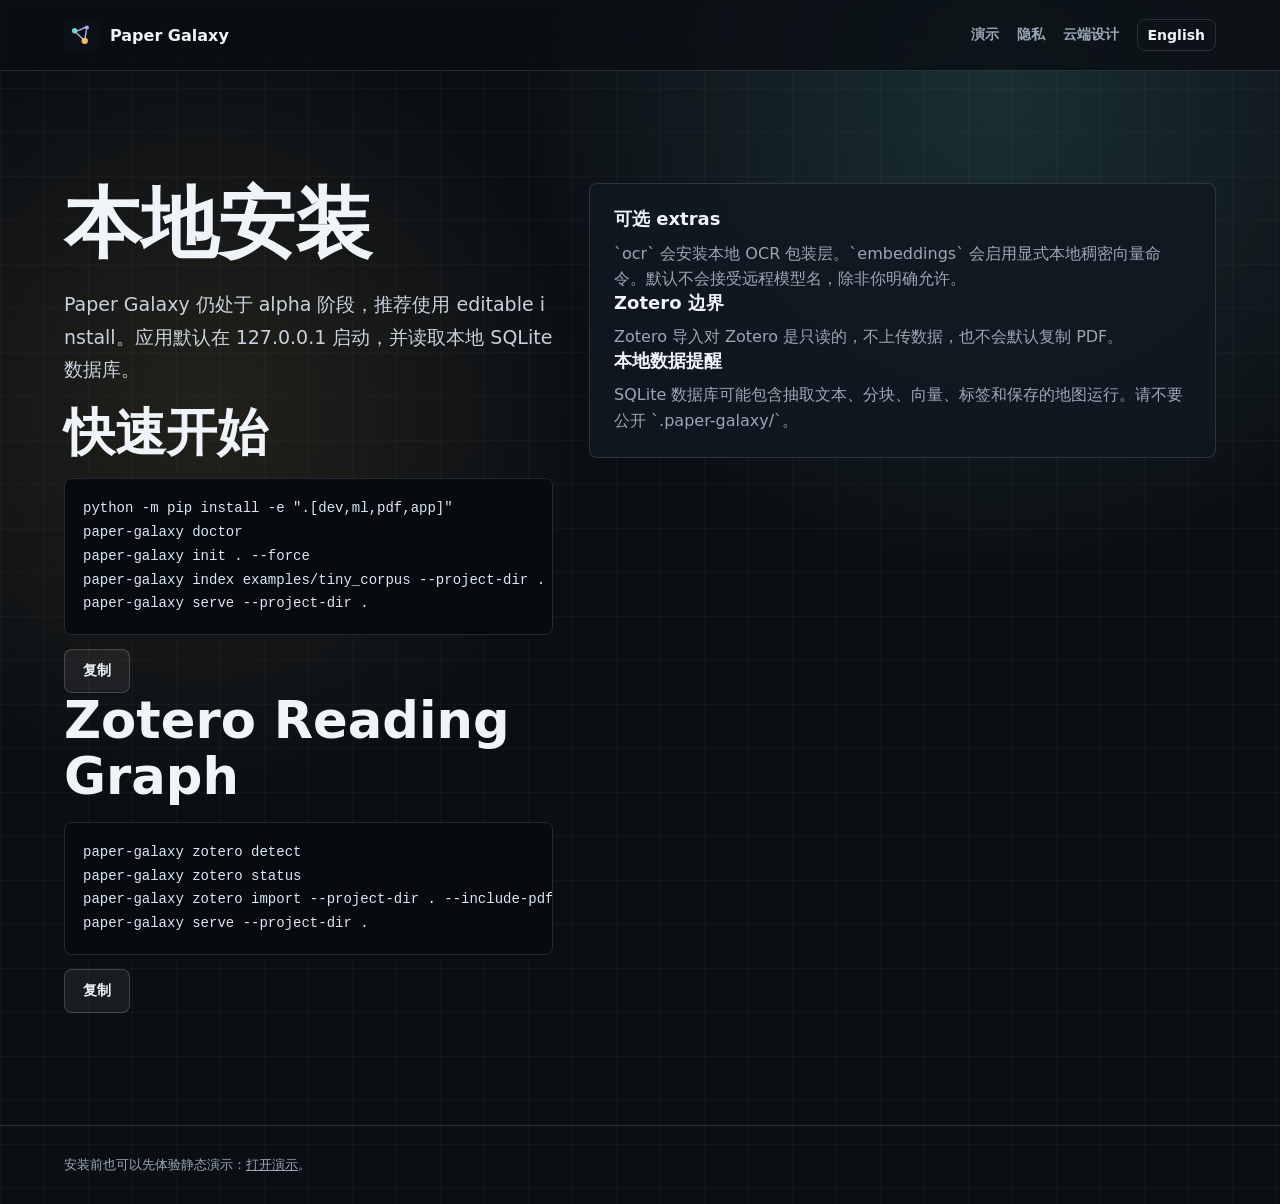
<file: site/zh-cn/install/index.html>
<!doctype html>
<html lang="zh-CN">
  <head>
    <meta charset="utf-8">
    <meta name="viewport" content="width=device-width, initial-scale=1">
    <title>安装 | Paper Galaxy</title>
    <meta name="description" content="本地安装 Paper Galaxy 并生成第一个研究图谱。">
    <link rel="canonical" href="https://jinjianghu19823-wq.github.io/paper-galaxy/zh-cn/install/">
    <link rel="alternate" hreflang="en" href="https://jinjianghu19823-wq.github.io/paper-galaxy/install/">
    <link rel="alternate" hreflang="zh-CN" href="https://jinjianghu19823-wq.github.io/paper-galaxy/zh-cn/install/">
    <meta property="og:title" content="本地安装 Paper Galaxy">
    <meta property="og:description" content="安装 Paper Galaxy，并生成第一个本地研究图谱。">
    <meta property="og:type" content="website">
    <meta property="og:url" content="https://jinjianghu19823-wq.github.io/paper-galaxy/zh-cn/install/">
    <meta property="og:image" content="https://jinjianghu19823-wq.github.io/paper-galaxy/assets/social-card.svg">
    <meta name="twitter:card" content="summary_large_image">
    <meta name="twitter:title" content="本地安装 Paper Galaxy">
    <meta name="twitter:description" content="Editable install 命令和本地优先 quickstart。">
    <meta name="twitter:image" content="https://jinjianghu19823-wq.github.io/paper-galaxy/assets/social-card.svg">
    <link rel="icon" href="../../assets/favicon.svg" type="image/svg+xml">
    <link rel="stylesheet" href="../../assets/styles.css">
  </head>
  <body>
    <header class="site-header">
      <a class="brand" href="../"><img class="brand-mark" src="../../assets/favicon.svg" alt=""><span>Paper Galaxy</span></a>
      <nav class="site-nav" aria-label="主导航">
        <a href="../demo/">演示</a>
        <a href="../privacy/">隐私</a>
        <a href="../cloud-library/">云端设计</a>
        <a class="lang-link" href="../../install/">English</a>
      </nav>
    </header>
    <main class="section split">
      <div class="page-copy">
        <h1>本地安装</h1>
        <p class="lead">Paper Galaxy 仍处于 alpha 阶段，推荐使用 editable install。应用默认在 127.0.0.1 启动，并读取本地 SQLite 数据库。</p>
        <h2>快速开始</h2>
        <pre class="code-block" id="quickstart">python -m pip install -e ".[dev,ml,pdf,app]"
paper-galaxy doctor
paper-galaxy init . --force
paper-galaxy index examples/tiny_corpus --project-dir . --min-chars 40
paper-galaxy serve --project-dir .</pre>
        <button class="button" data-copy="#quickstart" data-label="复制" data-copied="已复制">复制</button>
        <h2>Zotero Reading Graph</h2>
        <pre class="code-block" id="zotero-quickstart">paper-galaxy zotero detect
paper-galaxy zotero status
paper-galaxy zotero import --project-dir . --include-pdfs --include-notes --build-reading-map
paper-galaxy serve --project-dir .</pre>
        <button class="button" data-copy="#zotero-quickstart" data-label="复制" data-copied="已复制">复制</button>
      </div>
      <aside class="card">
        <h3>可选 extras</h3>
        <p>`ocr` 会安装本地 OCR 包装层。`embeddings` 会启用显式本地稠密向量命令。默认不会接受远程模型名，除非你明确允许。</p>
        <h3>Zotero 边界</h3>
        <p>Zotero 导入对 Zotero 是只读的，不上传数据，也不会默认复制 PDF。</p>
        <h3>本地数据提醒</h3>
        <p>SQLite 数据库可能包含抽取文本、分块、向量、标签和保存的地图运行。请不要公开 `.paper-galaxy/`。</p>
      </aside>
    </main>
    <footer class="site-footer">安装前也可以先体验静态演示：<a href="../demo/">打开演示</a>。</footer>
    <script src="../../assets/demo.js" defer></script>
  </body>
</html>
</file>
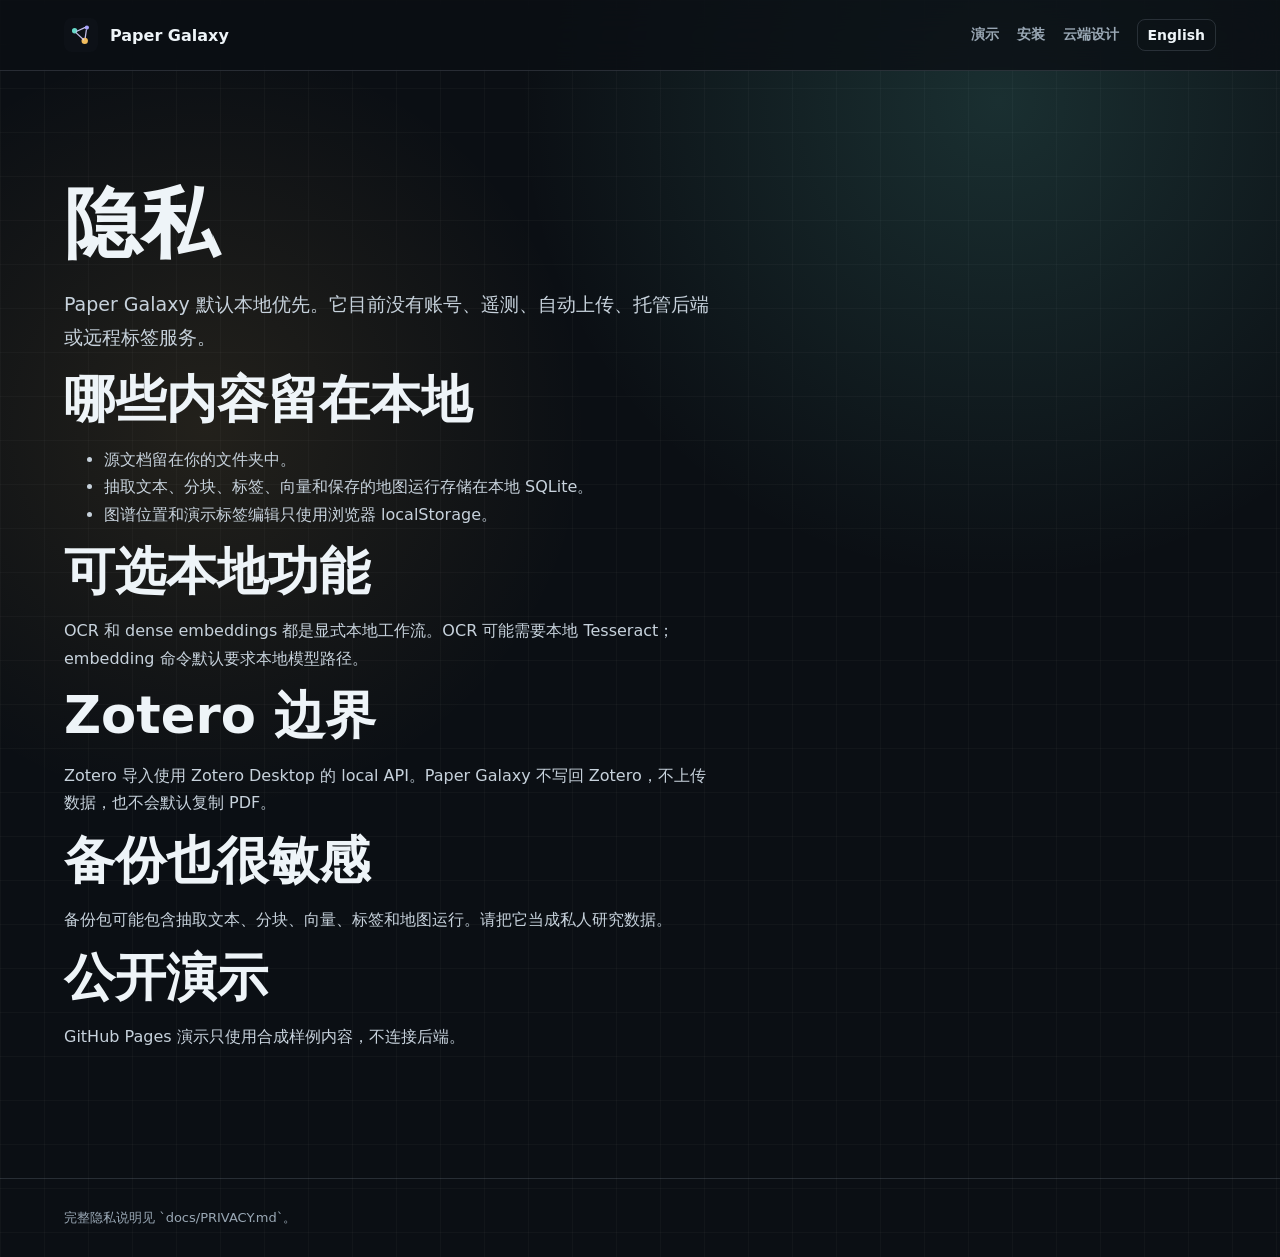
<file: site/zh-cn/privacy/index.html>
<!doctype html>
<html lang="zh-CN">
  <head>
    <meta charset="utf-8">
    <meta name="viewport" content="width=device-width, initial-scale=1">
    <title>隐私 | Paper Galaxy</title>
    <meta name="description" content="Paper Galaxy 的本地优先隐私边界。">
    <link rel="canonical" href="https://jinjianghu19823-wq.github.io/paper-galaxy/zh-cn/privacy/">
    <link rel="alternate" hreflang="en" href="https://jinjianghu19823-wq.github.io/paper-galaxy/privacy/">
    <link rel="alternate" hreflang="zh-CN" href="https://jinjianghu19823-wq.github.io/paper-galaxy/zh-cn/privacy/">
    <meta property="og:title" content="Paper Galaxy 隐私边界">
    <meta property="og:description" content="本地优先数据边界：无账号、无遥测、无自动上传、无托管后端。">
    <meta property="og:type" content="website">
    <meta property="og:url" content="https://jinjianghu19823-wq.github.io/paper-galaxy/zh-cn/privacy/">
    <meta property="og:image" content="https://jinjianghu19823-wq.github.io/paper-galaxy/assets/social-card.svg">
    <meta name="twitter:card" content="summary_large_image">
    <meta name="twitter:title" content="Paper Galaxy 隐私边界">
    <meta name="twitter:description" content="索引私人研究文档前，请理解本地优先数据边界。">
    <meta name="twitter:image" content="https://jinjianghu19823-wq.github.io/paper-galaxy/assets/social-card.svg">
    <link rel="icon" href="../../assets/favicon.svg" type="image/svg+xml">
    <link rel="stylesheet" href="../../assets/styles.css">
  </head>
  <body>
    <header class="site-header">
      <a class="brand" href="../"><img class="brand-mark" src="../../assets/favicon.svg" alt=""><span>Paper Galaxy</span></a>
      <nav class="site-nav" aria-label="主导航">
        <a href="../demo/">演示</a>
        <a href="../install/">安装</a>
        <a href="../cloud-library/">云端设计</a>
        <a class="lang-link" href="../../privacy/">English</a>
      </nav>
    </header>
    <main class="section page-copy">
      <h1>隐私</h1>
      <p class="lead">Paper Galaxy 默认本地优先。它目前没有账号、遥测、自动上传、托管后端或远程标签服务。</p>
      <h2>哪些内容留在本地</h2>
      <ul>
        <li>源文档留在你的文件夹中。</li>
        <li>抽取文本、分块、标签、向量和保存的地图运行存储在本地 SQLite。</li>
        <li>图谱位置和演示标签编辑只使用浏览器 localStorage。</li>
      </ul>
      <h2>可选本地功能</h2>
      <p>OCR 和 dense embeddings 都是显式本地工作流。OCR 可能需要本地 Tesseract；embedding 命令默认要求本地模型路径。</p>
      <h2>Zotero 边界</h2>
      <p>Zotero 导入使用 Zotero Desktop 的 local API。Paper Galaxy 不写回 Zotero，不上传数据，也不会默认复制 PDF。</p>
      <h2>备份也很敏感</h2>
      <p>备份包可能包含抽取文本、分块、向量、标签和地图运行。请把它当成私人研究数据。</p>
      <h2>公开演示</h2>
      <p>GitHub Pages 演示只使用合成样例内容，不连接后端。</p>
    </main>
    <footer class="site-footer">完整隐私说明见 `docs/PRIVACY.md`。</footer>
    <script src="../../assets/demo.js" defer></script>
  </body>
</html>
</file>
<file: site/assets/styles.css>
:root {
  color-scheme: dark;
  --bg: #0b0f14;
  --bg-2: #0f151d;
  --panel: rgba(17, 24, 33, 0.86);
  --panel-2: rgba(22, 31, 42, 0.94);
  --text: #eef4f8;
  --muted: #9aa8b5;
  --line: rgba(191, 207, 221, 0.16);
  --teal: #68d8c8;
  --lavender: #b9b1ff;
  --amber: #f3bd5c;
  --rose: #ff8d9e;
  --blue: #86b7ff;
  --shadow: 0 22px 80px rgba(0, 0, 0, 0.38);
}

* {
  box-sizing: border-box;
}

html {
  scroll-behavior: smooth;
}

body {
  margin: 0;
  background:
    linear-gradient(rgba(255, 255, 255, 0.028) 1px, transparent 1px),
    linear-gradient(90deg, rgba(255, 255, 255, 0.028) 1px, transparent 1px),
    radial-gradient(circle at 78% 8%, rgba(104, 216, 200, 0.16), transparent 30rem),
    radial-gradient(circle at 16% 34%, rgba(243, 189, 92, 0.1), transparent 24rem),
    var(--bg);
  background-size: 44px 44px, 44px 44px, auto, auto, auto;
  color: var(--text);
  font-family: Inter, ui-sans-serif, system-ui, -apple-system, BlinkMacSystemFont,
    "Segoe UI", sans-serif;
  letter-spacing: 0;
  overflow-x: hidden;
}

a {
  color: inherit;
}

.site-header {
  position: sticky;
  top: 0;
  z-index: 30;
  display: flex;
  align-items: center;
  justify-content: space-between;
  gap: 24px;
  padding: 18px clamp(20px, 5vw, 72px);
  border-bottom: 1px solid var(--line);
  background: rgba(11, 15, 20, 0.78);
  backdrop-filter: blur(18px);
}

.brand {
  display: inline-flex;
  align-items: center;
  gap: 12px;
  color: var(--text);
  text-decoration: none;
  font-weight: 760;
}

.brand-mark {
  width: 34px;
  height: 34px;
}

.site-nav {
  display: flex;
  align-items: center;
  gap: 18px;
  color: var(--muted);
  font-size: 14px;
  font-weight: 650;
}

.site-nav a {
  text-decoration: none;
}

.site-nav a:hover,
.site-nav a:focus-visible {
  color: var(--text);
}

.lang-link {
  padding: 7px 10px;
  border: 1px solid var(--line);
  border-radius: 8px;
  color: var(--text);
}

.hero,
.section {
  padding: clamp(56px, 9vw, 112px) clamp(20px, 5vw, 72px);
}

.hero {
  min-height: calc(100vh - 72px);
  display: grid;
  grid-template-columns: minmax(0, 0.9fr) minmax(460px, 1.25fr);
  align-items: center;
  gap: clamp(36px, 7vw, 80px);
}

.hero-copy {
  max-width: 640px;
}

h1,
h2,
h3,
p {
  margin-top: 0;
}

h1 {
  margin-bottom: 22px;
  font-size: clamp(46px, 6vw, 82px);
  line-height: 0.98;
  letter-spacing: 0;
  overflow-wrap: anywhere;
}

h2 {
  margin-bottom: 18px;
  font-size: clamp(30px, 4vw, 52px);
  line-height: 1.08;
  letter-spacing: 0;
}

h3 {
  margin-bottom: 10px;
  font-size: 18px;
  line-height: 1.25;
  letter-spacing: 0;
}

.lead {
  color: #cad5df;
  font-size: 19px;
  line-height: 1.7;
  overflow-wrap: anywhere;
}

:lang(zh-CN) h1 {
  line-height: 1.08;
  word-break: break-all;
}

:lang(zh-CN) .lead {
  word-break: break-all;
}

.muted {
  color: var(--muted);
}

.actions {
  display: flex;
  flex-wrap: wrap;
  gap: 12px;
  margin-top: 30px;
}

.button {
  display: inline-flex;
  align-items: center;
  justify-content: center;
  min-height: 44px;
  padding: 0 18px;
  border: 1px solid rgba(255, 255, 255, 0.18);
  border-radius: 8px;
  background: rgba(255, 255, 255, 0.06);
  color: var(--text);
  font-size: 14px;
  font-weight: 760;
  text-decoration: none;
}

.button.primary {
  border-color: rgba(104, 216, 200, 0.58);
  background: linear-gradient(135deg, #68d8c8, #86b7ff);
  color: #071014;
}

.button:hover,
.button:focus-visible {
  transform: translateY(-1px);
}

.signal-list {
  display: grid;
  gap: 12px;
  margin-top: 30px;
  color: var(--muted);
  font-size: 14px;
}

.signal-list span {
  display: inline-flex;
  align-items: center;
  gap: 10px;
}

.signal-list span::before {
  content: "";
  width: 8px;
  height: 8px;
  border-radius: 50%;
  background: var(--teal);
}

.graph-preview,
.demo-shell {
  min-width: 0;
  border: 1px solid var(--line);
  border-radius: 8px;
  background: rgba(8, 12, 17, 0.76);
  box-shadow: var(--shadow);
  overflow: hidden;
}

.graph-preview {
  min-height: 540px;
}

.preview-bar,
.demo-topbar {
  display: flex;
  align-items: center;
  justify-content: space-between;
  gap: 16px;
  padding: 14px 16px;
  border-bottom: 1px solid var(--line);
  background: rgba(255, 255, 255, 0.035);
  color: var(--muted);
  font-size: 13px;
  font-weight: 700;
}

.preview-grid {
  display: grid;
  grid-template-columns: 1fr 260px;
  min-height: 490px;
}

.mini-map {
  width: 100%;
  height: 100%;
  min-height: 490px;
}

.mini-map line {
  stroke: rgba(185, 177, 255, 0.26);
  stroke-width: 1.2;
}

.mini-map circle {
  stroke: rgba(255, 255, 255, 0.6);
  stroke-width: 2;
}

.preview-panel,
.inspector,
.why-panel,
.legend-panel {
  border-left: 1px solid var(--line);
  background: rgba(13, 18, 25, 0.78);
}

.preview-panel {
  padding: 22px;
}

.stat-row {
  display: flex;
  justify-content: space-between;
  gap: 16px;
  padding: 12px 0;
  border-bottom: 1px solid var(--line);
  color: var(--muted);
  font-size: 13px;
}

.stat-row strong {
  color: var(--text);
}

.cards {
  display: grid;
  grid-template-columns: repeat(3, minmax(0, 1fr));
  gap: 16px;
  margin-top: 28px;
}

.card {
  min-height: 174px;
  padding: 24px;
  border: 1px solid var(--line);
  border-radius: 8px;
  background: var(--panel);
}

.card p {
  margin-bottom: 0;
  color: var(--muted);
  line-height: 1.6;
}

.architecture {
  display: grid;
  grid-template-columns: repeat(auto-fit, minmax(110px, 1fr));
  gap: 10px;
  margin-top: 28px;
}

.arch-step {
  padding: 18px 14px;
  border: 1px solid var(--line);
  border-radius: 8px;
  background: var(--panel-2);
  text-align: center;
  color: #dce8f2;
  font-size: 14px;
  font-weight: 740;
}

.split {
  display: grid;
  grid-template-columns: minmax(0, 0.78fr) minmax(320px, 1fr);
  gap: 36px;
  align-items: start;
}

.page-copy {
  max-width: 780px;
}

.page-copy p,
.page-copy li {
  color: #c7d2dc;
  line-height: 1.72;
}

.code-block {
  overflow: auto;
  padding: 18px;
  border: 1px solid var(--line);
  border-radius: 8px;
  background: #070a0f;
  color: #dbe8f1;
  font-size: 14px;
  line-height: 1.7;
}

.demo-note {
  padding: 14px 16px;
  border-bottom: 1px solid var(--line);
  background: rgba(104, 216, 200, 0.09);
  color: #d6fff8;
  font-size: 14px;
}

.demo-shell {
  min-height: calc(100vh - 150px);
}

.demo-page {
  padding-top: 42px;
}

.demo-page h1 {
  margin-bottom: 14px;
  font-size: clamp(40px, 5vw, 70px);
}

.demo-page .lead {
  margin-bottom: 24px;
}

.demo-layout {
  display: grid;
  grid-template-columns: 220px minmax(0, 1fr) 320px;
  min-height: calc(100vh - 220px);
}

.legend-panel,
.inspector,
.why-panel {
  padding: 18px;
}

.legend-panel {
  border-left: 0;
  border-right: 1px solid var(--line);
}

.graph-stage {
  position: relative;
  min-height: 560px;
}

.graph-canvas {
  width: 100%;
  height: 100%;
  min-height: 560px;
  display: block;
  cursor: grab;
}

.graph-canvas:active {
  cursor: grabbing;
}

.graph-link {
  stroke: rgba(185, 177, 255, 0.28);
  stroke-width: 1.1;
}

.graph-link.is-focused {
  stroke: rgba(185, 177, 255, 0.78);
  stroke-width: 1.8;
}

.graph-node {
  stroke: rgba(255, 255, 255, 0.62);
  stroke-width: 2.2;
  cursor: pointer;
  transition: opacity 0.16s ease;
}

.graph-node.is-muted,
.graph-link.is-muted,
.graph-label.is-muted {
  opacity: 0.18;
}

.graph-node.is-selected {
  stroke: var(--lavender);
  stroke-width: 5;
}

.graph-label {
  fill: #dfd8ff;
  font-size: 13px;
  font-weight: 760;
  pointer-events: none;
  paint-order: stroke;
  stroke: #090d12;
  stroke-width: 5;
}

.cluster-button {
  width: 100%;
  margin-bottom: 10px;
  padding: 11px 10px;
  border: 1px solid var(--line);
  border-radius: 8px;
  background: rgba(255, 255, 255, 0.04);
  color: var(--text);
  text-align: left;
  font: inherit;
  cursor: pointer;
}

.cluster-button:focus-visible,
.cluster-button:hover {
  border-color: rgba(104, 216, 200, 0.58);
}

.cluster-swatch {
  display: inline-block;
  width: 10px;
  height: 10px;
  margin-right: 8px;
  border-radius: 50%;
}

.term-list,
.neighbor-list,
.explain-list {
  display: flex;
  flex-wrap: wrap;
  gap: 8px;
  padding: 0;
  margin: 10px 0 18px;
  list-style: none;
}

.term-list li,
.explain-list li {
  padding: 6px 8px;
  border: 1px solid var(--line);
  border-radius: 8px;
  color: #d8e4ed;
  font-size: 12px;
}

.neighbor-list {
  display: grid;
}

.neighbor-list button {
  padding: 10px;
  border: 1px solid var(--line);
  border-radius: 8px;
  background: rgba(255, 255, 255, 0.035);
  color: var(--text);
  text-align: left;
  cursor: pointer;
}

.rename-row {
  display: flex;
  gap: 8px;
  margin: 10px 0 18px;
}

.rename-row input {
  min-width: 0;
  flex: 1;
  padding: 10px;
  border: 1px solid var(--line);
  border-radius: 8px;
  background: #070a0f;
  color: var(--text);
}

.rename-row button {
  border: 1px solid rgba(104, 216, 200, 0.5);
  border-radius: 8px;
  background: rgba(104, 216, 200, 0.12);
  color: var(--text);
  font-weight: 760;
}

.site-footer {
  padding: 30px clamp(20px, 5vw, 72px);
  border-top: 1px solid var(--line);
  color: var(--muted);
  font-size: 13px;
}

@media (max-width: 980px) {
  .hero,
  .split,
  .preview-grid,
  .demo-layout {
    grid-template-columns: 1fr;
  }

  .hero {
    min-height: auto;
  }

  .graph-preview,
  .graph-stage,
  .graph-canvas {
    min-height: 520px;
  }

  .cards {
    grid-template-columns: 1fr 1fr;
  }

  .architecture {
    grid-template-columns: 1fr 1fr;
  }

  .preview-panel,
  .inspector,
  .why-panel {
    border-left: 0;
    border-top: 1px solid var(--line);
  }

  .legend-panel {
    border-right: 0;
    border-bottom: 1px solid var(--line);
  }
}

@media (max-width: 700px) {
  .site-header {
    position: static;
    align-items: flex-start;
    flex-direction: column;
  }

  .site-nav {
    width: 100%;
    max-width: 100%;
    flex-wrap: wrap;
    gap: 12px;
  }

  .cards,
  .architecture {
    grid-template-columns: 1fr;
  }

  .hero,
  .section {
    padding-left: 18px;
    padding-right: 18px;
  }

  h1 {
    font-size: 38px;
  }

  :lang(zh-CN) h1 {
    font-size: 30px;
  }

  :lang(zh-CN) .lead {
    font-size: 17px;
  }
}
</file>
